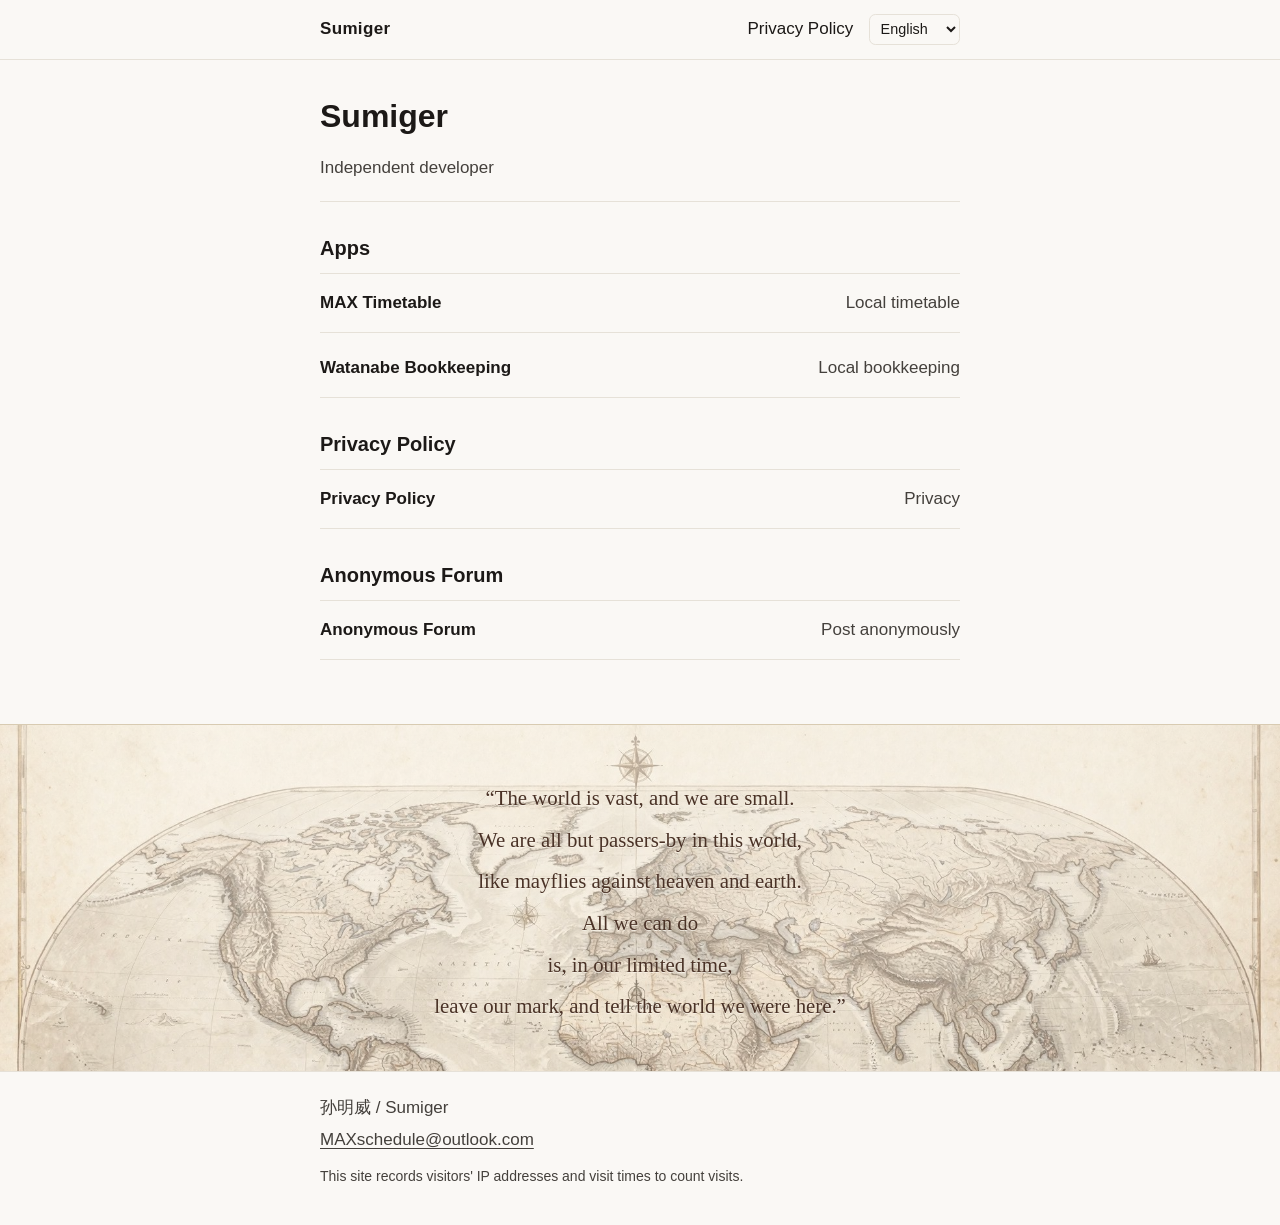
<file: index.html>
<!DOCTYPE html>
<html lang="zh-CN">
<head>
  <meta charset="utf-8">
  <meta name="viewport" content="width=device-width, initial-scale=1">
  <meta name="format-detection" content="telephone=no">
  <title data-i18n="home_metaTitle">Sumiger</title>
  <meta name="description" data-i18n-attr="content:home_metaDesc" content="孙明威（Sumiger）的个人站点，列出独立开发的应用与隐私政策。">
  <link rel="canonical" href="https://sumiger.me/">
  <link rel="stylesheet" href="css/style.css">
</head>
<body>
  <a class="skip" href="#main" data-i18n="common_skip">跳到主要内容</a>
  <header class="site-header">
    <div class="wrap bar">
      <a class="brand" href="./" aria-current="page">Sumiger</a>
      <nav class="site-nav" aria-label="站点" data-i18n-attr="aria-label:common_navLabel">
        <a href="privacy/" data-i18n="common_navPrivacy">隐私政策</a>
        <label class="lang-switch"><span class="visually-hidden" data-i18n="common_langLabel">语言</span><select id="lang-select" data-i18n-attr="aria-label:common_langLabel" aria-label="语言"><option value="zh-CN">简体中文</option><option value="zh-TW">繁體中文</option><option value="yue">廣東話</option><option value="en">English</option><option value="wuu">上海闲话</option><option value="tairu">泰如方言</option><option value="ja">日本語</option><option value="ko">한국어</option></select></label>
      </nav>
    </div>
  </header>
  <main id="main" tabindex="-1">
    <div class="wrap">
      <div class="page-head">
        <h1>Sumiger</h1>
        <p class="lede" data-i18n="home_lede">个人独立开发者</p>
      </div>

      <section aria-labelledby="apps-title">
        <h2 id="apps-title" data-i18n="home_appsTitle">应用</h2>
        <ul class="index-list">
          <li>
            <a href="apps/max-timetable/">
              <span class="item-title" data-i18n="home_appTitle">MAX课程表</span>
              <span class="item-note" data-i18n="home_appNote">本地课程表</span>
            </a>
          </li>
          <li>
            <a href="apps/watanabe-bookkeeping/">
              <span class="item-title" data-i18n="home_watanabeTitle">渡边记账</span>
              <span class="item-note" data-i18n="home_watanabeNote">本地记账</span>
            </a>
          </li>
        </ul>
      </section>

      <section aria-labelledby="privacy-title">
        <h2 id="privacy-title" data-i18n="common_navPrivacy">隐私政策</h2>
        <ul class="index-list">
          <li>
            <a href="privacy/">
              <span class="item-title" data-i18n="common_navPrivacy">隐私政策</span>
              <span class="item-note" lang="en">Privacy</span>
            </a>
          </li>
        </ul>
      </section>

      <section aria-labelledby="forum-title">
        <h2 id="forum-title" data-i18n="home_forumTitle">匿名讨论区</h2>
        <ul class="index-list">
          <li>
            <a href="forum/" id="forum-link">
              <span class="item-title" data-i18n="home_forumTitle">匿名讨论区</span>
              <span class="item-note" id="forum-note" data-i18n="home_forumNote">匿名发帖</span>
            </a>
          </li>
        </ul>
        <p class="gate-note" id="forum-gate-note" hidden></p>
      </section>
    </div>
  </main>
  <section class="world-quote" aria-label="寄语">
    <div class="world-quote-inner">
      <blockquote class="world-quote-text" data-i18n-html="home_worldQuote">“世界很大，我们很小。<br>我们都不过是世界的过客，<br>如同蜉蝣之于天地，<br>我们能做的，<br>就是在有限的时间里，<br>留下我们的痕迹，告诉世界我们来过”</blockquote>
    </div>
  </section>
  <footer class="site-footer">
    <div class="wrap">
      <p>孙明威 / Sumiger</p>
      <p><a href="mailto:MAXschedule@outlook.com">MAXschedule@outlook.com</a></p>
      <p class="visit-note" data-i18n="common_visitNote">本站会记录访客的 IP 地址和访问时间，用于统计访问次数。</p>
    </div>
  </footer>
  <script src="/js/i18n.js" defer></script>
  <script src="/js/geo.js" defer></script>
  <script src="/js/site.js" defer></script>
</body>
</html>
</file>
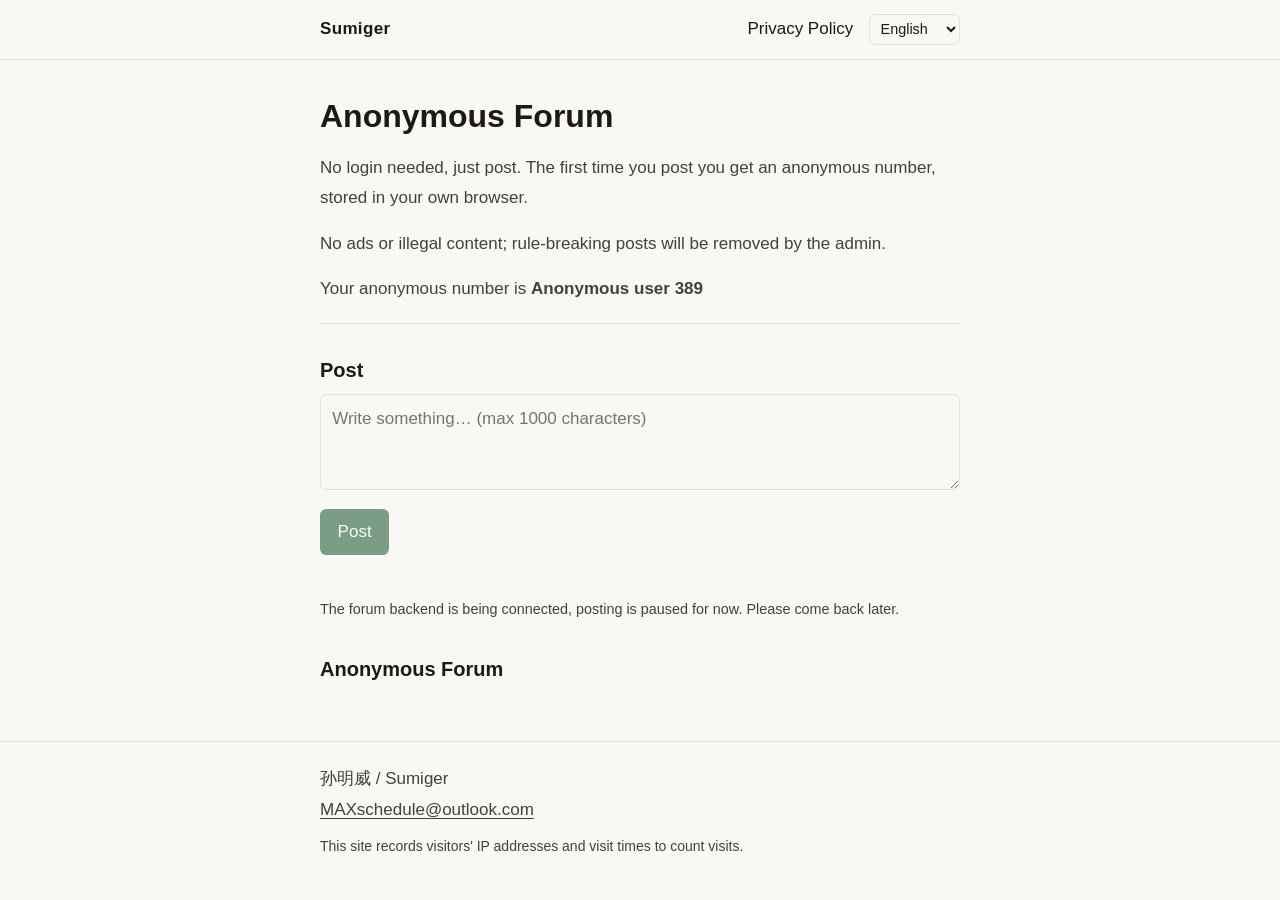
<file: forum/index.html>
<!DOCTYPE html>
<html lang="zh-CN">
<head>
  <meta charset="utf-8">
  <meta name="viewport" content="width=device-width, initial-scale=1">
  <meta name="format-detection" content="telephone=no">
  <title data-i18n="forum_metaTitle">匿名讨论区 — Sumiger</title>
  <meta name="description" data-i18n-attr="content:forum_metaDesc" content="匿名讨论区：不用登录，直接发帖，自动获得一个匿名编号。">
  <link rel="canonical" href="https://sumiger.me/forum/">
  <link rel="stylesheet" href="../css/style.css">
  <style>
    .post-form textarea {
      width: 100%;
      min-height: 6rem;
      font: inherit;
      line-height: 1.6;
      padding: 0.6rem 0.7rem;
      background: var(--bg);
      color: var(--ink);
      border: 1px solid var(--line);
      border-radius: 0.4rem;
      resize: vertical;
    }
    .post-form button {
      font: inherit;
      padding: 0.5rem 1.1rem;
      margin-top: 0.6rem;
      background: var(--link);
      color: #fff;
      border: 0;
      border-radius: 0.4rem;
      cursor: pointer;
    }
    .post-form button:disabled {
      opacity: 0.55;
      cursor: default;
    }
    .post-status {
      min-height: 1.5em;
      font-size: 0.9rem;
      color: var(--muted);
    }
    .post-item p {
      white-space: pre-wrap;
      overflow-wrap: anywhere;
      margin: 0.35rem 0 0;
    }
    .post-meta {
      display: flex;
      flex-wrap: wrap;
      gap: 0.25rem 1rem;
      color: var(--muted);
      font-size: 0.875rem;
    }
    .post-del {
      padding: 0;
      background: none;
      border: 0;
      color: var(--muted);
      font: inherit;
      font-size: 0.875rem;
      text-decoration: underline;
      text-underline-offset: 0.15em;
      cursor: pointer;
    }
  </style>
</head>
<body>
  <a class="skip" href="#main" data-i18n="common_skip">跳到主要内容</a>
  <header class="site-header">
    <div class="wrap bar">
      <a class="brand" href="../">Sumiger</a>
      <nav class="site-nav" aria-label="站点" data-i18n-attr="aria-label:common_navLabel">
        <a href="../privacy/" data-i18n="common_navPrivacy">隐私政策</a>
        <label class="lang-switch"><span class="visually-hidden" data-i18n="common_langLabel">语言</span><select id="lang-select" data-i18n-attr="aria-label:common_langLabel" aria-label="语言"><option value="zh-CN">简体中文</option><option value="zh-TW">繁體中文</option><option value="yue">廣東話</option><option value="en">English</option><option value="wuu">上海闲话</option><option value="tairu">泰如方言</option><option value="ja">日本語</option><option value="ko">한국어</option></select></label>
      </nav>
    </div>
  </header>
  <main id="main" tabindex="-1">
    <article class="wrap">
      <header class="page-head">
        <h1 data-i18n="forum_h1">匿名讨论区</h1>
        <p class="lede" data-i18n="forum_lede">不用登录，直接发帖。第一次发帖时会自动给你一个匿名编号，存在你自己的浏览器里。</p>
        <p class="lede" data-i18n="forum_rules">请勿发布广告、违法内容；违规帖子会被管理员删除。</p>
        <p class="lede"><span data-i18n="forum_yourId">你的匿名编号是</span> <strong id="anon-name"></strong></p>
      </header>

      <section aria-labelledby="gate-title" id="gate-blocked" hidden>
        <h2 id="gate-title" data-i18n="forum_blocked">地区不适配</h2>
        <p><a href="../" data-i18n="forum_backHome">返回首页</a></p>
      </section>

      <div id="forum-content">
      <section aria-labelledby="post-title">
        <h2 id="post-title" data-i18n="forum_postBtn">发帖</h2>
        <form class="post-form" id="post-form">
          <label class="visually-hidden" for="post-text" data-i18n="forum_postBtn">发帖</label>
          <textarea id="post-text" maxlength="1000" data-i18n-attr="placeholder:forum_placeholder" placeholder="写点什么…（最多 1000 字）"></textarea>
          <button type="submit" id="post-btn" data-i18n="forum_postBtn">发帖</button>
        </form>
        <p class="post-status" id="post-status" aria-live="polite"></p>
        <p class="post-status" id="offline-note" data-i18n="forum_offline" hidden>讨论区后端正在接通中，暂时发不了帖子，稍后再来。</p>
      </section>

      <section aria-labelledby="list-title">
        <h2 id="list-title" data-i18n="forum_h1">匿名讨论区</h2>
        <p class="post-status" id="list-status" data-i18n="forum_loading">加载中…</p>
        <ul class="blocks" id="post-list"></ul>
        <p id="empty-note" data-i18n="forum_empty" hidden>还没有帖子，来发第一条吧。</p>
      </section>
      </div>
    </article>
  </main>
  <footer class="site-footer">
    <div class="wrap">
      <p>孙明威 / Sumiger</p>
      <p><a href="mailto:MAXschedule@outlook.com">MAXschedule@outlook.com</a></p>
      <p class="visit-note" data-i18n="common_visitNote">本站会记录访客的 IP 地址和访问时间，用于统计访问次数。</p>
    </div>
  </footer>
  <script src="/js/i18n.js" defer></script>
  <script src="/js/geo.js" defer></script>
  <script src="forum.js" defer></script>
</body>
</html>
</file>
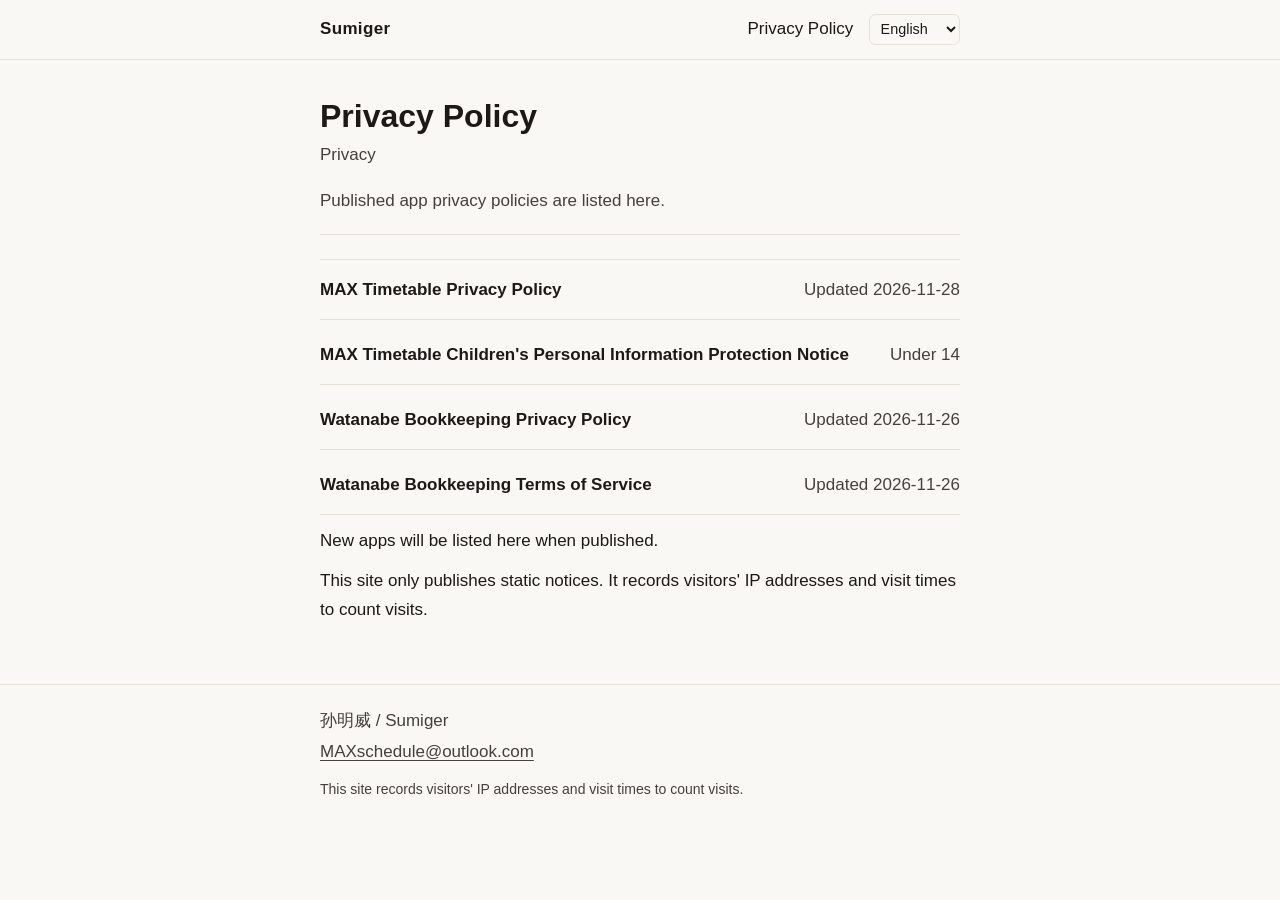
<file: privacy/index.html>
<!DOCTYPE html>
<html lang="zh-CN">
<head>
  <meta charset="utf-8">
  <meta name="viewport" content="width=device-width, initial-scale=1">
  <meta name="format-detection" content="telephone=no">
  <title data-i18n="priv_metaTitle">隐私政策 — Sumiger</title>
  <meta name="description" data-i18n-attr="content:priv_metaDesc" content="已发布的应用隐私政策。本站会记录访客的 IP 地址和访问时间，用于统计访问次数。">
  <link rel="canonical" href="https://sumiger.me/privacy/">
  <link rel="stylesheet" href="../css/style.css">
</head>
<body>
  <a class="skip" href="#main" data-i18n="common_skip">跳到主要内容</a>
  <header class="site-header">
    <div class="wrap bar">
      <a class="brand" href="../">Sumiger</a>
      <nav class="site-nav" aria-label="站点" data-i18n-attr="aria-label:common_navLabel">
        <a href="./" aria-current="page" data-i18n="common_navPrivacy">隐私政策</a>
        <label class="lang-switch"><span class="visually-hidden" data-i18n="common_langLabel">语言</span><select id="lang-select" data-i18n-attr="aria-label:common_langLabel" aria-label="语言"><option value="zh-CN">简体中文</option><option value="zh-TW">繁體中文</option><option value="yue">廣東話</option><option value="en">English</option><option value="wuu">上海闲话</option><option value="tairu">泰如方言</option><option value="ja">日本語</option><option value="ko">한국어</option></select></label>
      </nav>
    </div>
  </header>
  <main id="main" tabindex="-1">
    <div class="wrap">
      <div class="page-head">
        <h1 data-i18n="common_navPrivacy">隐私政策</h1>
        <p class="en" lang="en">Privacy</p>
        <p class="lede" data-i18n="priv_lede">这里列出已经发布的应用隐私政策。</p>
      </div>

      <ul class="index-list">
        <li>
          <a href="max-timetable/">
            <span class="item-title" data-i18n="priv_appTitle">MAX课程表隐私政策</span>
            <span class="item-note" data-i18n="priv_appNote">更新日期 2026-11-28</span>
          </a>
        </li>
        <li>
          <a href="max-timetable/children/">
            <span class="item-title" data-i18n="priv_childTitle">MAX课程表儿童个人信息保护说明</span>
            <span class="item-note" data-i18n="app_childNote">未满 14 周岁</span>
          </a>
        </li>
        <li>
          <a href="watanabe-bookkeeping/">
            <span class="item-title" data-i18n="priv_wataTitle">渡边记账隐私政策</span>
            <span class="item-note" data-i18n="priv_wataNote">更新日期 2026-11-26</span>
          </a>
        </li>
        <li>
          <a href="watanabe-bookkeeping/terms/">
            <span class="item-title" data-i18n="priv_wataTermsTitle">渡边记账用户协议</span>
            <span class="item-note" data-i18n="priv_wataTermsNote">更新日期 2026-11-26</span>
          </a>
        </li>
      </ul>
      <p data-i18n="priv_more">以后如有新的应用，会继续列在这里。</p>
      <p data-i18n="priv_siteNote">本网站只发布静态说明。本站会记录访客的 IP 地址和访问时间，用于统计访问次数。</p>
    </div>
  </main>
  <footer class="site-footer">
    <div class="wrap">
      <p>孙明威 / Sumiger</p>
      <p><a href="mailto:MAXschedule@outlook.com">MAXschedule@outlook.com</a></p>
      <p class="visit-note" data-i18n="common_visitNote">本站会记录访客的 IP 地址和访问时间，用于统计访问次数。</p>
    </div>
  </footer>
  <script src="/js/i18n.js" defer></script>
  <script src="/js/site.js" defer></script>
</body>
</html>
</file>
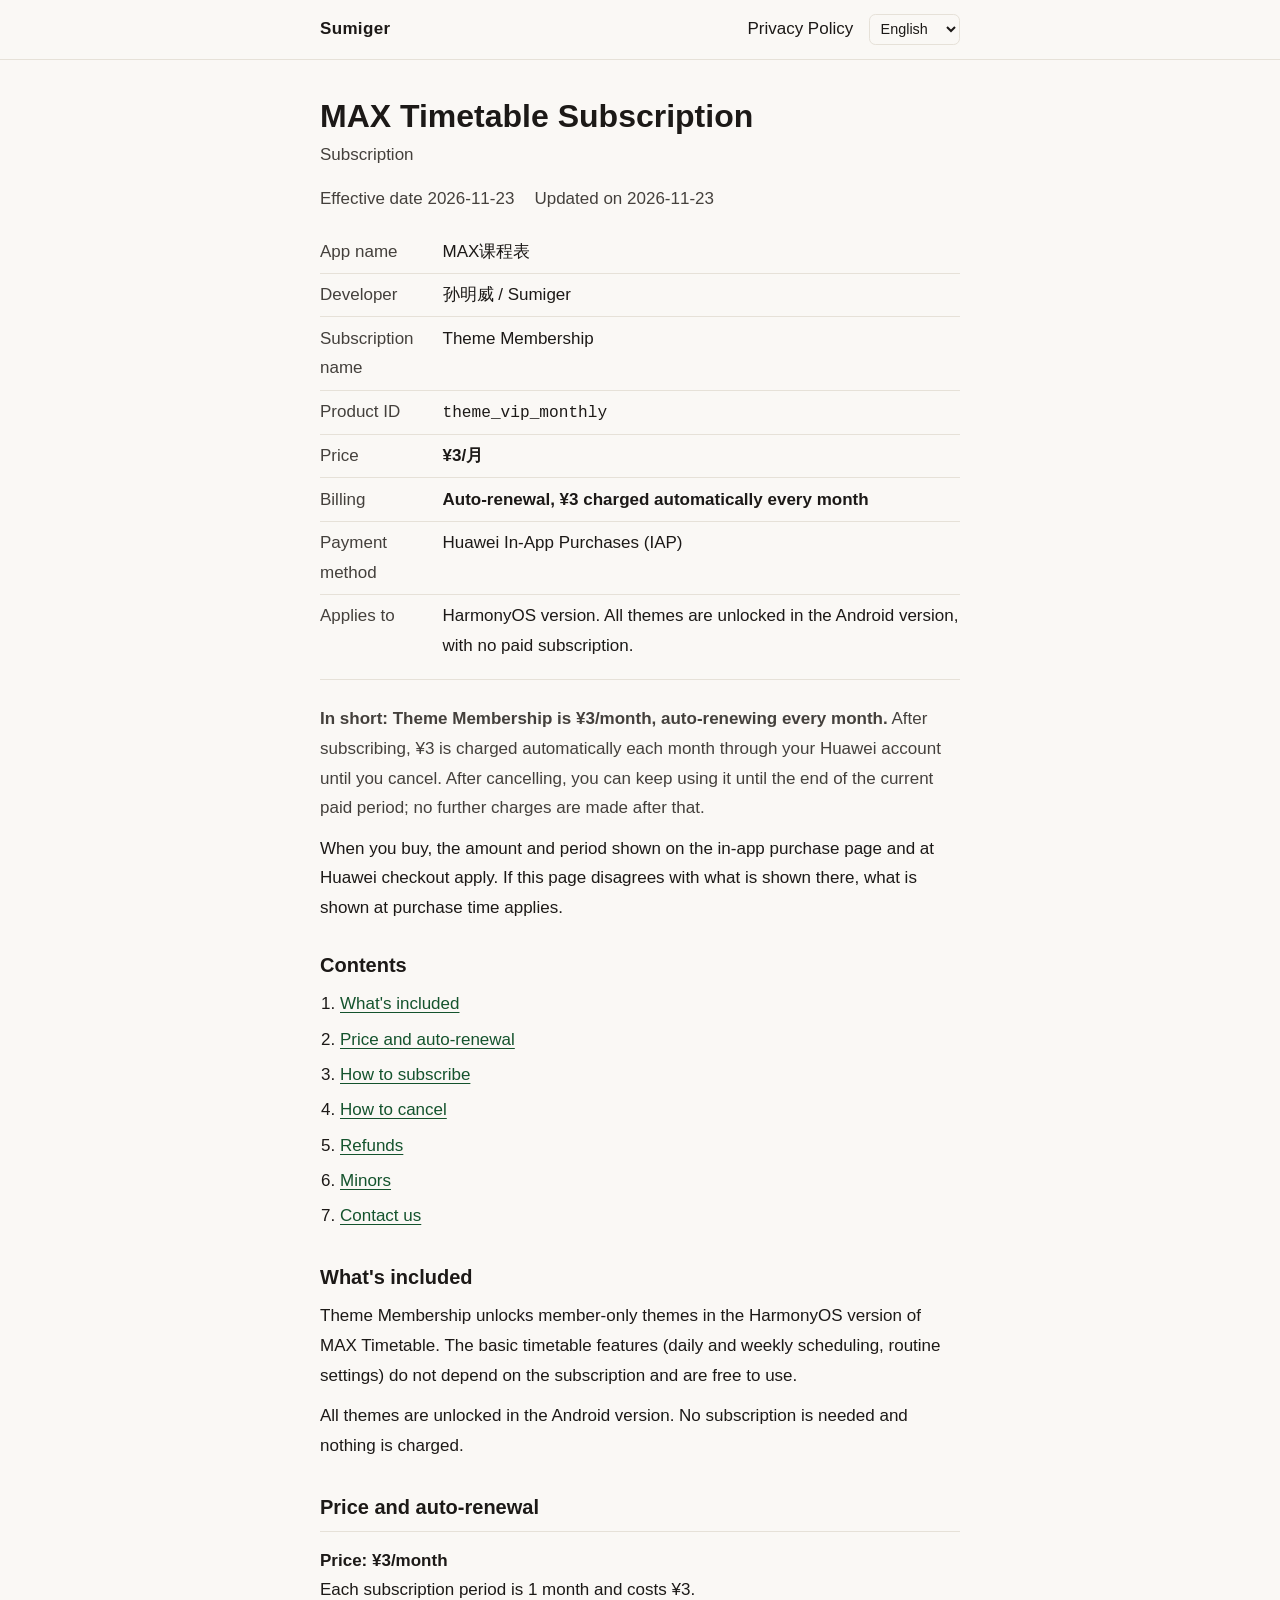
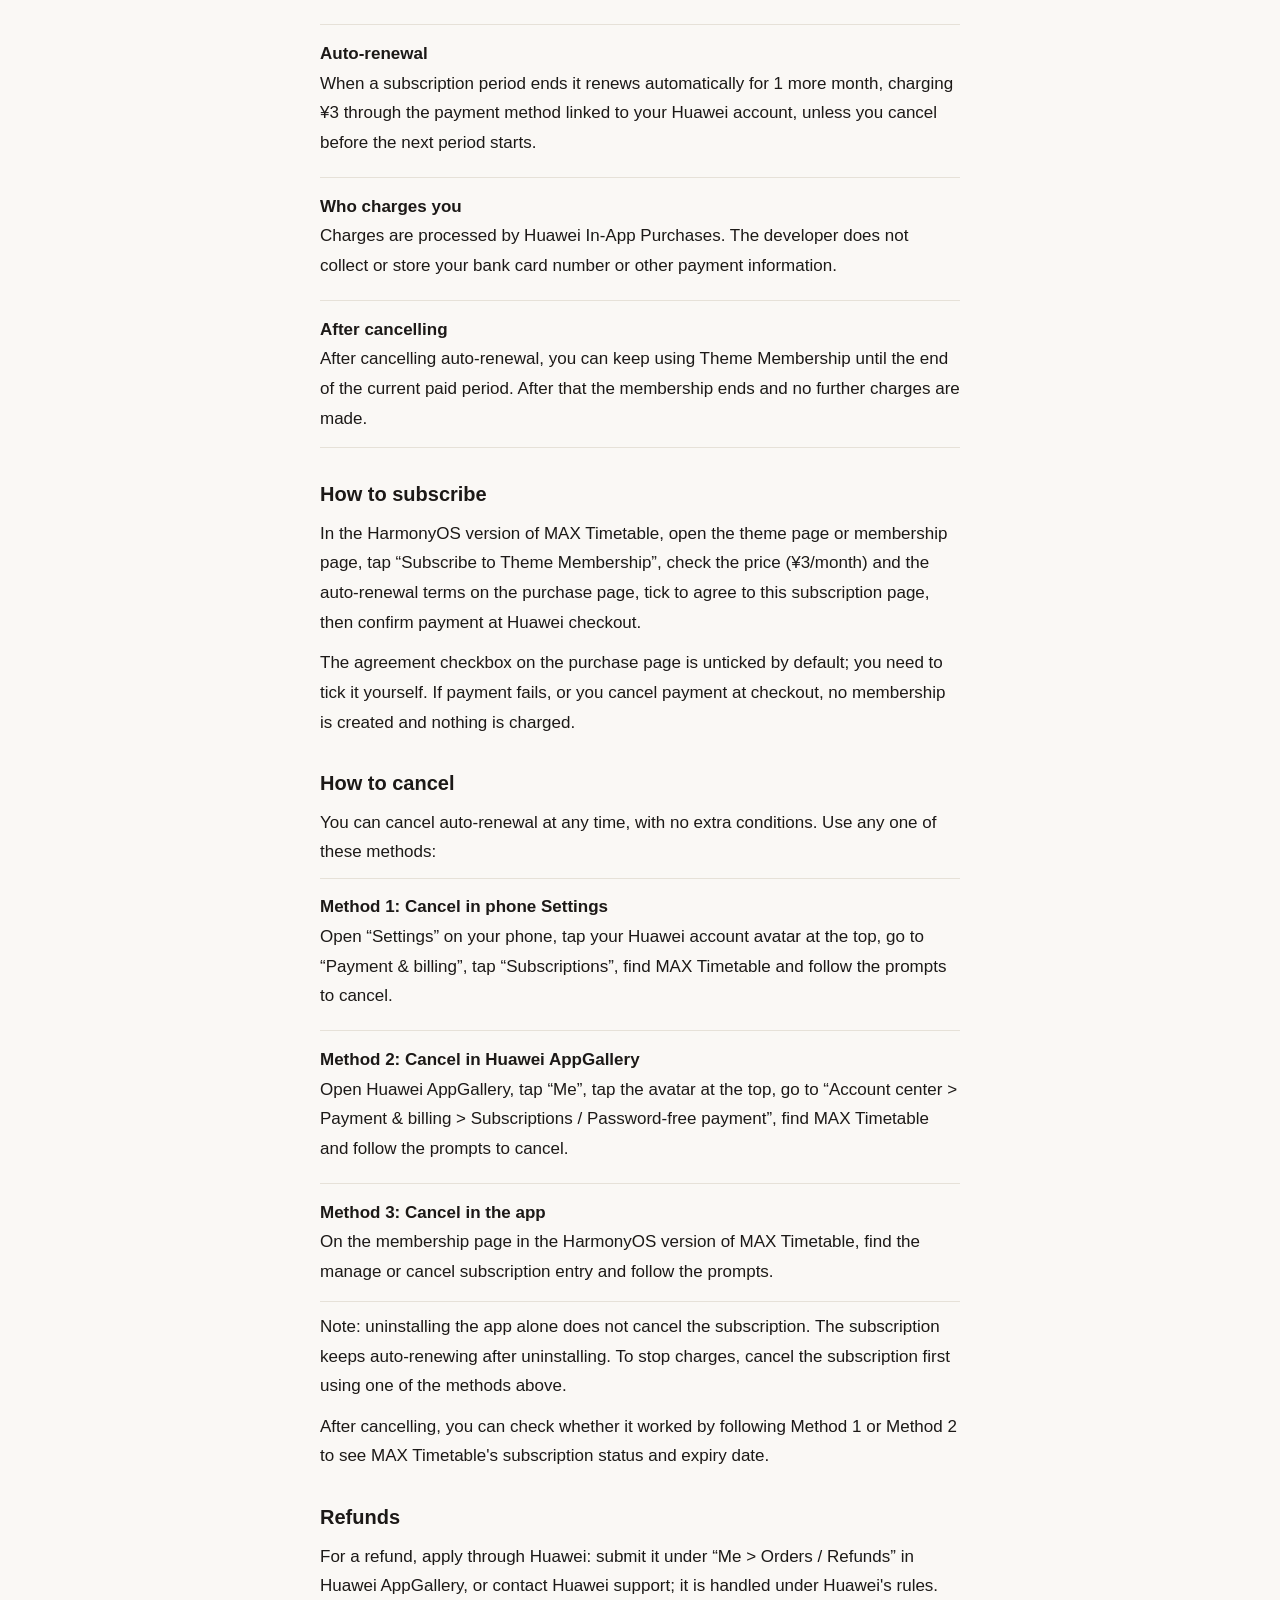
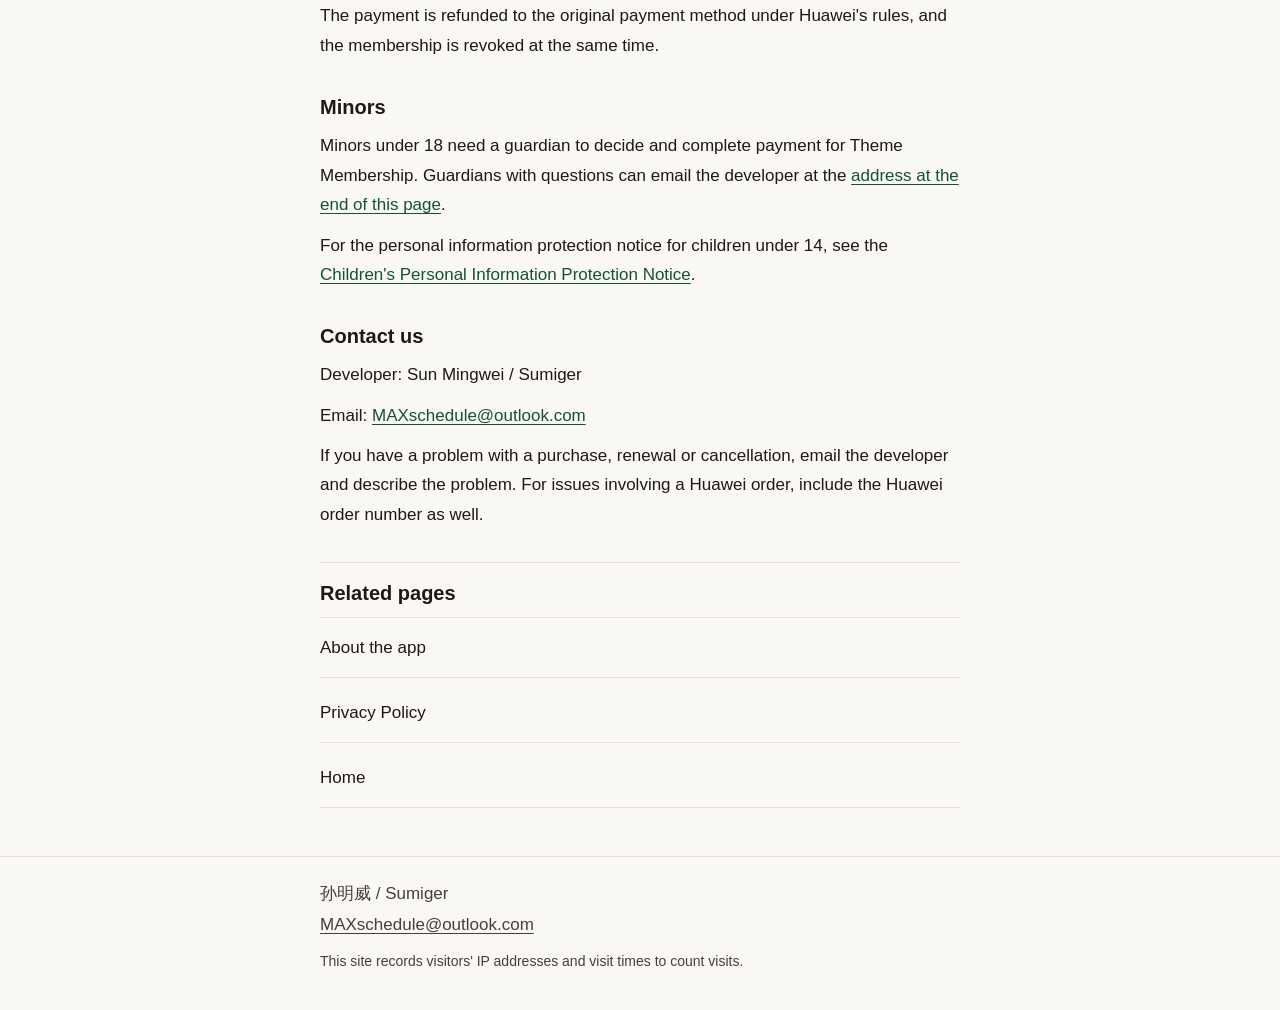
<file: subscription/index.html>
<!DOCTYPE html>
<html lang="zh-CN">
<head>
  <meta charset="utf-8">
  <meta name="viewport" content="width=device-width, initial-scale=1">
  <meta name="format-detection" content="telephone=no">
  <title data-i18n="sub_metaTitle">MAX课程表订阅说明 — Sumiger</title>
  <meta name="description" data-i18n-attr="content:sub_metaDesc" content="MAX课程表主题会员订阅说明：¥3/月自动续期，仅鸿蒙版通过华为应用内支付开通，可随时取消。">
  <link rel="canonical" href="https://sumiger.me/subscription/">
  <link rel="stylesheet" href="../css/style.css">
</head>
<body>
  <a class="skip" href="#main" data-i18n="common_skip">跳到主要内容</a>
  <header class="site-header">
    <div class="wrap bar">
      <a class="brand" href="../">Sumiger</a>
      <nav class="site-nav" aria-label="站点" data-i18n-attr="aria-label:common_navLabel">
        <a href="../privacy/" data-i18n="common_navPrivacy">隐私政策</a>
        <label class="lang-switch"><span class="visually-hidden" data-i18n="common_langLabel">语言</span><select id="lang-select" data-i18n-attr="aria-label:common_langLabel" aria-label="语言"><option value="zh-CN">简体中文</option><option value="zh-TW">繁體中文</option><option value="yue">廣東話</option><option value="en">English</option><option value="wuu">上海闲话</option><option value="tairu">泰如方言</option><option value="ja">日本語</option><option value="ko">한국어</option></select></label>
      </nav>
    </div>
  </header>
  <main id="main" tabindex="-1">
    <article class="wrap">
      <header class="page-head">
        <h1 data-i18n="sub_h1">MAX课程表订阅说明</h1>
        <p class="en" lang="en">Subscription</p>
        <p class="dates">
          <span><span data-i18n="sub_effDate">生效日期</span> <time datetime="2026-11-23">2026-11-23</time></span>
          <span><span data-i18n="sub_updDate">更新日期</span> <time datetime="2026-11-23">2026-11-23</time></span>
        </p>
        <dl class="identity">
          <div>
            <dt data-i18n="sub_appName">应用名称</dt>
            <dd>MAX课程表</dd>
          </div>
          <div>
            <dt data-i18n="sub_developer">开发者</dt>
            <dd>孙明威 / Sumiger</dd>
          </div>
          <div>
            <dt data-i18n="sub_subName">订阅名称</dt>
            <dd data-i18n="sub_subNameVal">主题会员</dd>
          </div>
          <div>
            <dt data-i18n="sub_prodId">商品编号</dt>
            <dd><code translate="no">theme_vip_monthly</code></dd>
          </div>
          <div>
            <dt data-i18n="sub_price">价格</dt>
            <dd><strong>¥3/月</strong></dd>
          </div>
          <div>
            <dt data-i18n="sub_renew">续费方式</dt>
            <dd><strong data-i18n="sub_renewVal">自动续期，每月自动扣费 ¥3</strong></dd>
          </div>
          <div>
            <dt data-i18n="sub_pay">支付方式</dt>
            <dd data-i18n="sub_payVal">华为应用内支付（Huawei In-App Purchases，IAP）</dd>
          </div>
          <div>
            <dt data-i18n="sub_applies">适用版本</dt>
            <dd data-i18n="sub_appliesVal">鸿蒙版。安卓版主题已全部解锁，不涉及付费订阅。</dd>
          </div>
        </dl>
      </header>

      <p class="lede" data-i18n-html="sub_lede"><strong>一句话说明：主题会员 ¥3/月，每月自动续期。</strong>开通后每月通过您的华为账号自动扣费 ¥3，直到您取消为止。取消后当前已付费的周期结束前仍可正常使用，到期后不再扣费。</p>
      <p data-i18n="sub_priceNote">购买时请以应用内购买页与华为收银台显示的金额和周期为准。本页说明与应用内购买页、华为收银台显示不一致的，以购买时显示的为准。</p>

      <nav class="toc" aria-label="本页目录" data-i18n-attr="aria-label:sub_tocTitle">
        <h2 data-i18n="sub_tocTitle">目录</h2>
        <ol>
          <li><a href="#what" data-i18n="sub_tocWhat">订阅内容</a></li>
          <li><a href="#price" data-i18n="sub_tocPrice">价格与自动续期</a></li>
          <li><a href="#how-to-buy" data-i18n="sub_tocBuy">如何开通</a></li>
          <li><a href="#how-to-cancel" data-i18n="sub_tocCancel">如何取消</a></li>
          <li><a href="#refund" data-i18n="sub_tocRefund">退款</a></li>
          <li><a href="#minors" data-i18n="sub_tocMinors">未成年人</a></li>
          <li><a href="#contact" data-i18n="sub_tocContact">联系我们</a></li>
        </ol>
      </nav>

      <section id="what">
        <h2 data-i18n="sub_tocWhat">订阅内容</h2>
        <p data-i18n="sub_whatP1">主题会员用于开通 MAX课程表鸿蒙版的主题会员权益，开通后可使用主题会员专属主题。课程表的基本功能（每日与每周排课、作息设置）不依赖订阅，免费可用。</p>
        <p data-i18n="sub_whatP2">安卓版主题已全部解锁，不需要开通订阅，也不涉及付费。</p>
      </section>

      <section id="price">
        <h2 data-i18n="sub_tocPrice">价格与自动续期</h2>
        <ul class="blocks">
          <li>
            <strong data-i18n="sub_pb1t">价格：¥3/月</strong>
            <span data-i18n="sub_pb1s">每个订阅周期为 1 个月，费用为 ¥3。</span>
          </li>
          <li>
            <strong data-i18n="sub_pb2t">自动续期</strong>
            <span data-i18n="sub_pb2s">订阅到期后会自动续期 1 个月，并通过您的华为账号绑定的支付方式自动扣费 ¥3，除非您在下个周期开始前取消。</span>
          </li>
          <li>
            <strong data-i18n="sub_pb3t">扣费方</strong>
            <span data-i18n="sub_pb3s">扣费由华为应用内支付处理。开发者不收集、不存储您的银行卡号等支付信息。</span>
          </li>
          <li>
            <strong data-i18n="sub_pb4t">取消后</strong>
            <span data-i18n="sub_pb4s">取消自动续期后，已付费的当前周期结束前仍可正常使用主题会员权益，到期后权益停止，不再扣费。</span>
          </li>
        </ul>
      </section>

      <section id="how-to-buy">
        <h2 data-i18n="sub_tocBuy">如何开通</h2>
        <p data-i18n="sub_buyP1">在鸿蒙版 MAX课程表中，打开主题页或会员页，点击“开通主题会员”，在购买页确认价格（¥3/月）与自动续期说明，勾选同意本订阅说明后，在华为收银台确认付款即可开通。</p>
        <p data-i18n="sub_buyP2">购买页的同意选项默认不勾选，需要您自己勾选。如果支付失败或您在收银台取消支付，不会开通会员，也不会扣费。</p>
      </section>

      <section id="how-to-cancel">
        <h2 data-i18n="sub_tocCancel">如何取消</h2>
        <p data-i18n="sub_cancelP1">随时可以取消自动续期，取消不设额外条件。任选以下一种方式：</p>
        <ul class="blocks">
          <li>
            <strong data-i18n="sub_cb1t">方式 1：手机设置中取消</strong>
            <span data-i18n="sub_cb1s">打开手机“设置”，点击顶部的华为账号头像，进入“付款与账单”，点击“订阅”，找到 MAX课程表，按提示取消订阅。</span>
          </li>
          <li>
            <strong data-i18n="sub_cb2t">方式 2：华为应用市场中取消</strong>
            <span data-i18n="sub_cb2s">打开华为应用市场，点击“我的”，点击顶部的头像，进入“账户中心 &gt; 付款与账单 &gt; 订阅/免密支付”，找到 MAX课程表，按提示取消订阅。</span>
          </li>
          <li>
            <strong data-i18n="sub_cb3t">方式 3：应用内取消</strong>
            <span data-i18n="sub_cb3s">在 MAX课程表鸿蒙版的会员页，找到管理订阅或取消订阅入口，按提示操作。</span>
          </li>
        </ul>
        <p data-i18n="sub_cancelNote1">请注意：只卸载应用不会取消订阅。卸载后订阅仍会继续自动续期，如需停止扣费，请按上面的方式先取消订阅。</p>
        <p data-i18n="sub_cancelNote2">取消后如需确认是否已取消成功，可按方式 1 或方式 2 的路径，查看 MAX课程表的订阅状态与到期日。</p>
      </section>

      <section id="refund">
        <h2 data-i18n="sub_tocRefund">退款</h2>
        <p data-i18n="sub_refundP">退款请通过华为申请：在华为应用市场“我的 &gt; 订单/退款”中提交，或联系华为客服，按华为的规则处理。款项按华为的规则原路退回，对应的会员权益同时撤销。</p>
      </section>

      <section id="minors">
        <h2 data-i18n="sub_tocMinors">未成年人</h2>
        <p data-i18n-html="sub_minorsP1">未满 18 周岁的未成年人开通主题会员，须由监护人决定并完成支付。监护人如有疑问，请发邮件到<a href="#contact">文末邮箱</a>联系开发者。</p>
        <p data-i18n-html="sub_minorsP2">未满 14 周岁儿童的个人信息保护说明，见<a href="../privacy/max-timetable/children/">儿童个人信息保护说明</a>。</p>
      </section>

      <section id="contact">
        <h2 data-i18n="sub_tocContact">联系我们</h2>
        <address>
          <p data-i18n="common_contactDev">开发者：孙明威 / Sumiger</p>
          <p data-i18n-html="common_contactEmail">邮箱：<a href="mailto:MAXschedule@outlook.com">MAXschedule@outlook.com</a></p>
        </address>
        <p data-i18n="sub_contactP">购买、续费或取消遇到问题，请发邮件联系开发者，邮件中请说明遇到的问题；涉及华为订单的问题，请同时提供华为订单号。</p>
      </section>

      <nav class="related" aria-label="相关页面" data-i18n-attr="aria-label:sub_relTitle">
        <h2 data-i18n="sub_relTitle">相关页面</h2>
        <ul class="index-list">
          <li><a href="../apps/max-timetable/" data-i18n="sub_relApp">应用介绍</a></li>
          <li><a href="../privacy/max-timetable/" data-i18n="common_navPrivacy">隐私政策</a></li>
          <li><a href="../" data-i18n="sub_relHome">首页</a></li>
        </ul>
      </nav>
    </article>
  </main>
  <footer class="site-footer">
    <div class="wrap">
      <p>孙明威 / Sumiger</p>
      <p><a href="mailto:MAXschedule@outlook.com">MAXschedule@outlook.com</a></p>
      <p class="visit-note" data-i18n="common_visitNote">本站会记录访客的 IP 地址和访问时间，用于统计访问次数。</p>
    </div>
  </footer>
  <script src="/js/i18n.js" defer></script>
  <script src="/js/site.js" defer></script>
</body>
</html>
</file>
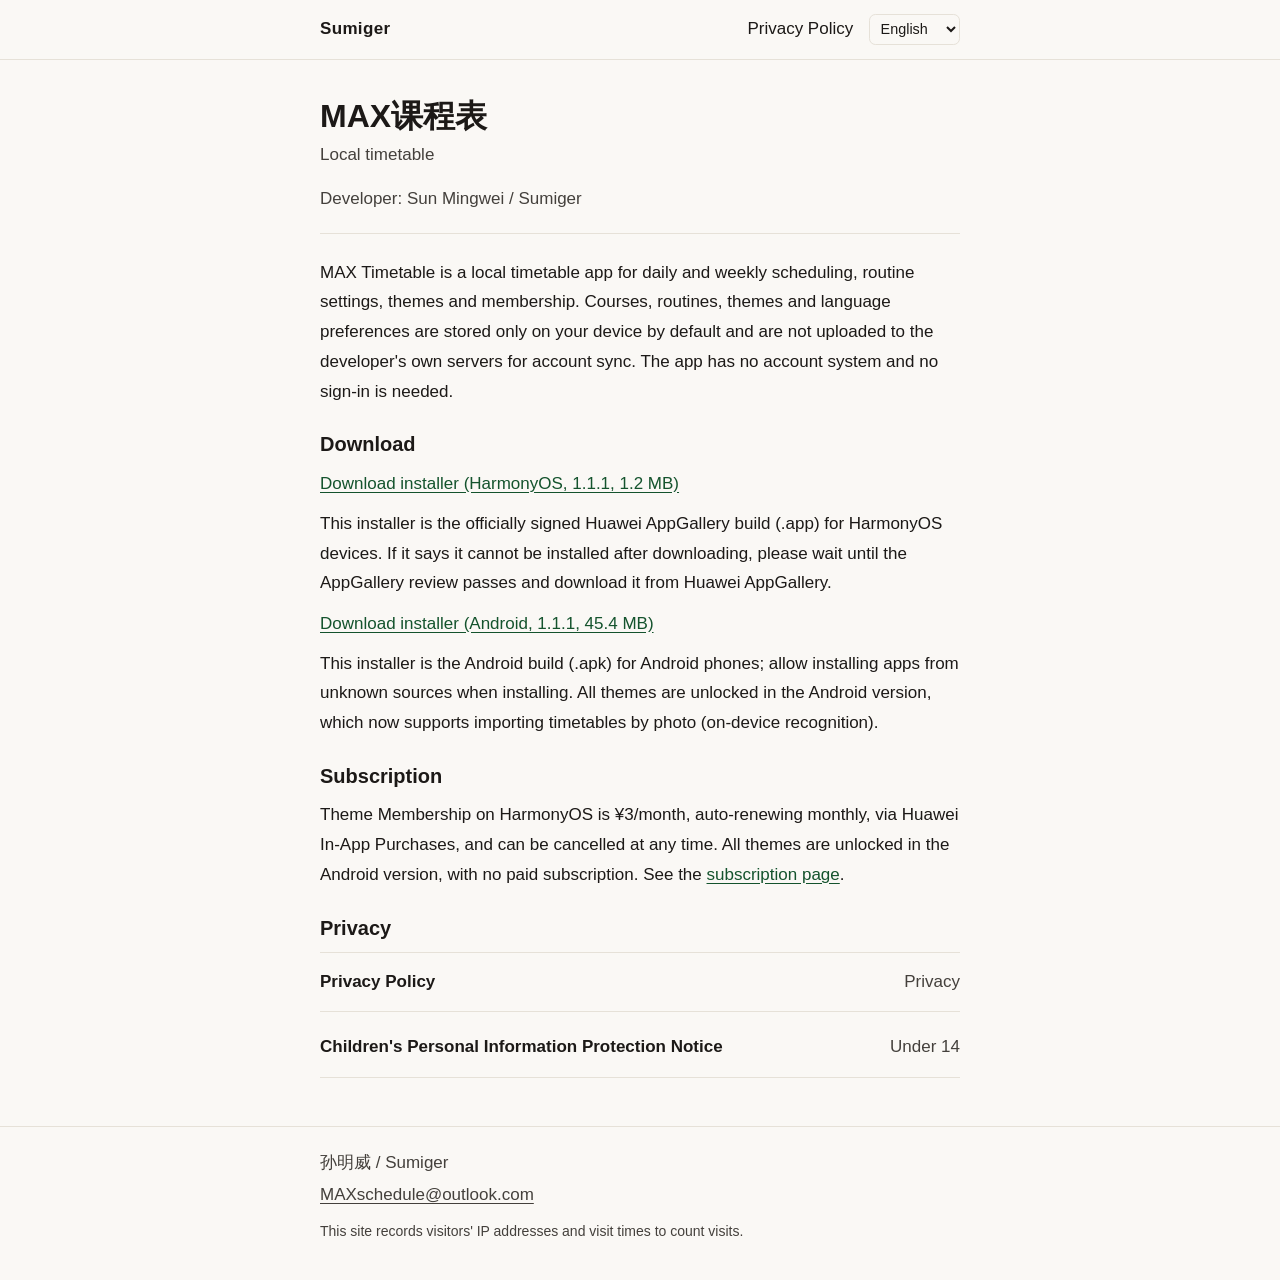
<file: apps/max-timetable/index.html>
<!DOCTYPE html>
<html lang="zh-CN">
<head>
  <meta charset="utf-8">
  <meta name="viewport" content="width=device-width, initial-scale=1">
  <meta name="format-detection" content="telephone=no">
  <title data-i18n="app_metaTitle">MAX课程表 — Sumiger</title>
  <meta name="description" data-i18n-attr="content:app_metaDesc" content="MAX课程表是一款本地课程表工具，用于每日与每周排课、作息设置，以及主题和会员。">
  <link rel="canonical" href="https://sumiger.me/apps/max-timetable/">
  <link rel="stylesheet" href="../../css/style.css">
</head>
<body>
  <a class="skip" href="#main" data-i18n="common_skip">跳到主要内容</a>
  <header class="site-header">
    <div class="wrap bar">
      <a class="brand" href="../../">Sumiger</a>
      <nav class="site-nav" aria-label="站点" data-i18n-attr="aria-label:common_navLabel">
        <a href="../../privacy/" data-i18n="common_navPrivacy">隐私政策</a>
        <label class="lang-switch"><span class="visually-hidden" data-i18n="common_langLabel">语言</span><select id="lang-select" data-i18n-attr="aria-label:common_langLabel" aria-label="语言"><option value="zh-CN">简体中文</option><option value="zh-TW">繁體中文</option><option value="yue">廣東話</option><option value="en">English</option><option value="wuu">上海闲话</option><option value="tairu">泰如方言</option><option value="ja">日本語</option><option value="ko">한국어</option></select></label>
      </nav>
    </div>
  </header>
  <main id="main" tabindex="-1">
    <article class="wrap">
      <header class="page-head">
        <h1>MAX课程表</h1>
        <p class="en" lang="en">Local timetable</p>
        <p class="dates">
          <span data-i18n="app_devLine">开发者 孙明威 / Sumiger</span>
        </p>
      </header>
      <p data-i18n="app_intro">MAX课程表是一款本地课程表工具，用于每日与每周排课、作息设置，以及主题和会员。课程、作息、主题和语言偏好默认只保存在您的设备上，不会上传到开发者自有服务器做账号同步。应用没有账号，也不需要登录。</p>
      <h2 data-i18n="app_dlTitle">下载</h2>
      <p><a href="MAX-timetable-1.1.1.app" download data-i18n="app_dlHM">下载安装包（鸿蒙，1.1.1，1.2 MB）</a></p>
      <p data-i18n="app_dlHMNote">此安装包为华为应用市场正式签名版（.app），适用于鸿蒙设备。如下载后提示无法安装，请等待应用市场审核通过后从华为应用市场下载。</p>
      <p><a href="https://github.com/foolish-fish777/foolish-fish777.github.io/releases/download/v1.1.1/MAX-timetable-1.1.1.apk" download data-i18n="app_dlAn">下载安装包（安卓，1.1.1，45.4 MB）</a></p>
      <p data-i18n="app_dlAnNote">此安装包为安卓版（.apk），适用于安卓手机，安装时需允许安装未知来源应用。安卓版主题已全部解锁，现支持拍照导入课表（本地识别）。</p>
      <h2 data-i18n="app_subTitle">订阅</h2>
      <p data-i18n-html="app_subText">鸿蒙版主题会员 ¥3/月，每月自动续期，通过华为应用内支付开通，可随时取消。安卓版主题已全部解锁，不涉及付费订阅。详见<a href="../../subscription/">订阅说明</a>。</p>
      <h2 data-i18n="app_privTitle">隐私</h2>
      <ul class="index-list">
        <li>
          <a href="../../privacy/max-timetable/">
            <span class="item-title" data-i18n="common_navPrivacy">隐私政策</span>
            <span class="item-note" lang="en">Privacy</span>
          </a>
        </li>
        <li>
          <a href="../../privacy/max-timetable/children/">
            <span class="item-title" data-i18n="app_childTitle">儿童个人信息保护说明</span>
            <span class="item-note" data-i18n="app_childNote">未满 14 周岁</span>
          </a>
        </li>
      </ul>
    </article>
  </main>
  <footer class="site-footer">
    <div class="wrap">
      <p>孙明威 / Sumiger</p>
      <p><a href="mailto:MAXschedule@outlook.com">MAXschedule@outlook.com</a></p>
      <p class="visit-note" data-i18n="common_visitNote">本站会记录访客的 IP 地址和访问时间，用于统计访问次数。</p>
    </div>
  </footer>
  <script src="/js/i18n.js" defer></script>
  <script src="/js/site.js" defer></script>
</body>
</html>
</file>
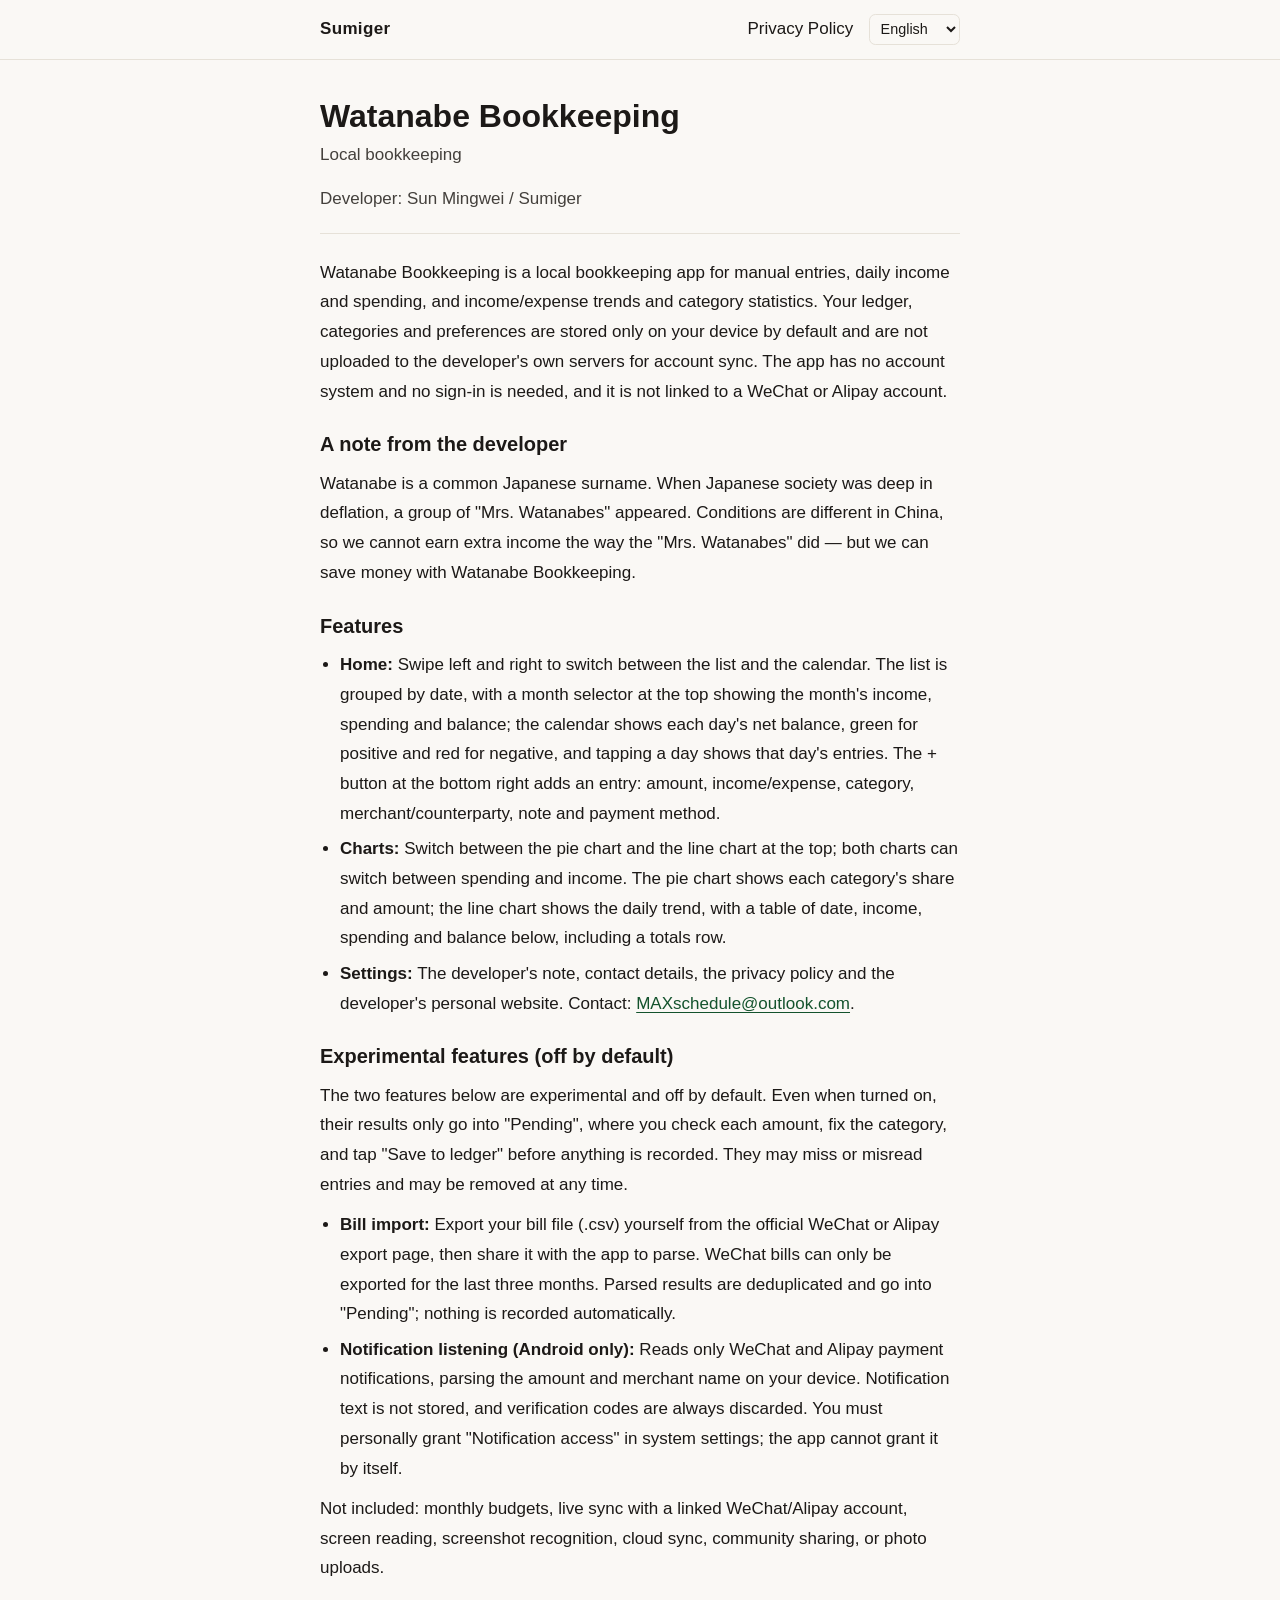
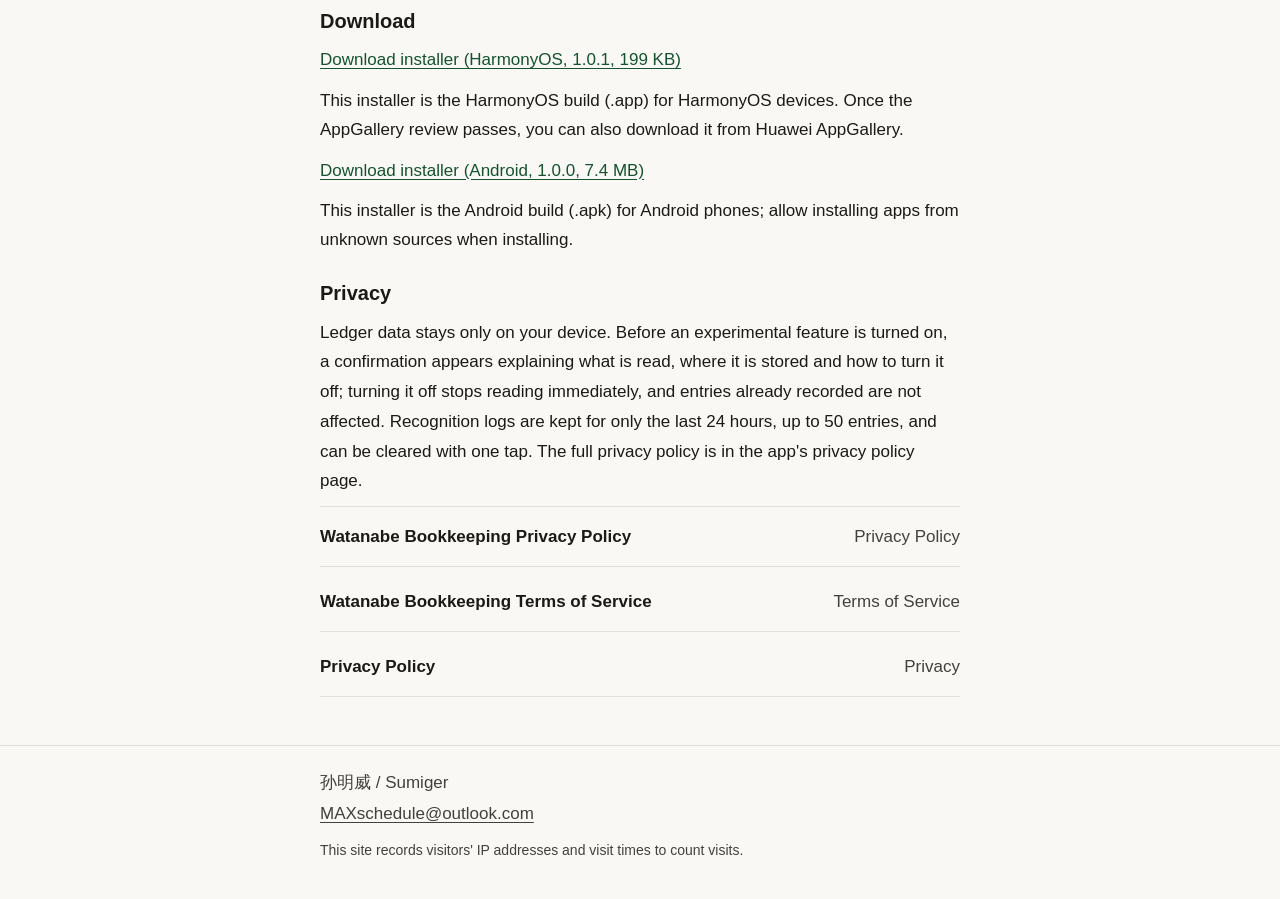
<file: apps/watanabe-bookkeeping/index.html>
<!DOCTYPE html>
<html lang="zh-CN">
<head>
  <meta charset="utf-8">
  <meta name="viewport" content="width=device-width, initial-scale=1">
  <meta name="format-detection" content="telephone=no">
  <title data-i18n="wata_metaTitle">渡边记账 — Sumiger</title>
  <meta name="description" data-i18n-attr="content:wata_metaDesc" content="渡边记账是一款本地记账工具，用于手动记账、按日查看收支，以及收支趋势与分类统计。数据默认只保存在您的设备上，不绑定微信、支付宝账号。">
  <link rel="canonical" href="https://sumiger.me/apps/watanabe-bookkeeping/">
  <link rel="stylesheet" href="../../css/style.css">
</head>
<body>
  <a class="skip" href="#main" data-i18n="common_skip">跳到主要内容</a>
  <header class="site-header">
    <div class="wrap bar">
      <a class="brand" href="../../">Sumiger</a>
      <nav class="site-nav" aria-label="站点" data-i18n-attr="aria-label:common_navLabel">
        <a href="../../privacy/" data-i18n="common_navPrivacy">隐私政策</a>
        <label class="lang-switch"><span class="visually-hidden" data-i18n="common_langLabel">语言</span><select id="lang-select" data-i18n-attr="aria-label:common_langLabel" aria-label="语言"><option value="zh-CN">简体中文</option><option value="zh-TW">繁體中文</option><option value="yue">廣東話</option><option value="en">English</option><option value="wuu">上海闲话</option><option value="tairu">泰如方言</option><option value="ja">日本語</option><option value="ko">한국어</option></select></label>
      </nav>
    </div>
  </header>
  <main id="main" tabindex="-1">
    <article class="wrap">
      <header class="page-head">
        <h1 data-i18n="wata_h1">渡边记账</h1>
        <p class="en" lang="en">Local bookkeeping</p>
        <p class="dates">
          <span data-i18n="app_devLine">开发者 孙明威 / Sumiger</span>
        </p>
      </header>
      <p data-i18n="wata_intro">渡边记账是一款本地记账工具，用于手动记账、按日查看收支，以及收支趋势与分类统计。账本、分类和偏好默认只保存在您的设备上，不会上传到开发者自有服务器做账号同步。应用没有账号，也不需要登录，不绑定微信、支付宝账号。</p>
      <h2 data-i18n="wata_authorTitle">作者寄语</h2>
      <p data-i18n="wata_authorText">渡边是日本的一个大姓，在日本社会深陷通缩时，出现了一群“渡边太太”。因国情不同，我们无法像“渡边太太”那样开源，但我们可以用渡边记账来节流。</p>
      <h2 data-i18n="wata_featTitle">功能</h2>
      <ul>
        <li data-i18n-html="wata_featHome"><strong>首页：</strong>左右滑切换列表和日历。列表按日期分组，顶部可换月份，显示当月收入、支出和余额；日历按天显示结余，正数为绿色、负数为红色，点某天看当天明细。右下角加号可记一笔：金额、收/支、分类、商户/对方、备注、支付方式。</li>
        <li data-i18n-html="wata_featCharts"><strong>图表：</strong>顶部切换饼状图和折线图，两张图都能切换支出和收入。饼状图按分类显示占比和金额；折线图显示按日趋势，下面是日期、收入、支出、结余的表，带总计行。</li>
        <li data-i18n-html="wata_featSettings"><strong>设置：</strong>作者寄语、联系方式、隐私政策和开发者个人网站。联系方式：<a href="mailto:MAXschedule@outlook.com">MAXschedule@outlook.com</a>。</li>
      </ul>
      <h2 data-i18n="wata_expTitle">实验功能（默认关闭）</h2>
      <p data-i18n="wata_expIntro">以下两个功能是实验性的，默认关闭，打开后也只把结果放进“待确认”，由您逐条核对金额、改好分类，点“保存入账”才会写入账本。可能会漏记、错记，随时可能下线。</p>
      <ul>
        <li data-i18n-html="wata_expImport"><strong>账单导入：</strong>您自己从微信、支付宝官方入口导出账单文件（.csv），再分享给应用解析。微信账单只能导出最近三个月。解析结果去重后进“待确认”，不自动入账。</li>
        <li data-i18n-html="wata_expListener"><strong>通知监听（仅安卓）：</strong>只读微信和支付宝的支付通知，在本机解析金额和商户名，不存通知原文，验证码一律丢弃。需要在系统设置里由您亲自授予“通知使用权”，应用不能自己授权。</li>
      </ul>
      <p data-i18n="wata_notDo">不做：月预算、绑定微信/支付宝账号实时同步、读屏增强、截图识别、云同步、社区分享、图片上传。</p>
      <h2 data-i18n="wata_dlTitle">下载</h2>
      <p><a href="watanabe-bookkeeping-1.0.1.app" download data-i18n="wata_dlHM">下载安装包（鸿蒙，1.0.1，199 KB）</a></p>
      <p data-i18n="wata_dlHMNote">此安装包为鸿蒙版（.app），适用于鸿蒙设备。应用市场审核通过后，也可从华为应用市场下载。</p>
      <p><a href="https://github.com/foolish-fish777/foolish-fish777.github.io/releases/download/watanabe-android-1.0.0/Watanabe-1.0.0.apk" download data-i18n="wata_dlAn">下载安装包（安卓，1.0.0，7.4 MB）</a></p>
      <p data-i18n="wata_dlAnNote">此安装包为安卓版（.apk），适用于安卓手机，安装时需允许安装未知来源应用。</p>
      <h2 data-i18n="wata_privTitle">隐私</h2>
      <p data-i18n="wata_privText">账本数据只存在您的设备上。实验功能打开前会再弹一次确认，说明读什么、存哪、怎么关；关闭后立即停止读取，已入账的不受影响。识别记录只留最近 24 小时、最多 50 条，可一键清除。完整隐私政策见应用内的隐私政策页。</p>
      <ul class="index-list">
        <li>
          <a href="../../privacy/watanabe-bookkeeping/">
            <span class="item-title" data-i18n="wata_privLink">渡边记账隐私政策</span>
            <span class="item-note" lang="en">Privacy Policy</span>
          </a>
        </li>
        <li>
          <a href="../../privacy/watanabe-bookkeeping/terms/">
            <span class="item-title" data-i18n="wata_termsLink">渡边记账用户协议</span>
            <span class="item-note" lang="en">Terms of Service</span>
          </a>
        </li>
        <li>
          <a href="../../privacy/">
            <span class="item-title" data-i18n="common_navPrivacy">隐私政策</span>
            <span class="item-note" lang="en">Privacy</span>
          </a>
        </li>
      </ul>
    </article>
  </main>
  <footer class="site-footer">
    <div class="wrap">
      <p>孙明威 / Sumiger</p>
      <p><a href="mailto:MAXschedule@outlook.com">MAXschedule@outlook.com</a></p>
      <p class="visit-note" data-i18n="common_visitNote">本站会记录访客的 IP 地址和访问时间，用于统计访问次数。</p>
    </div>
  </footer>
  <script src="/js/i18n.js" defer></script>
  <script src="/js/site.js" defer></script>
</body>
</html>
</file>
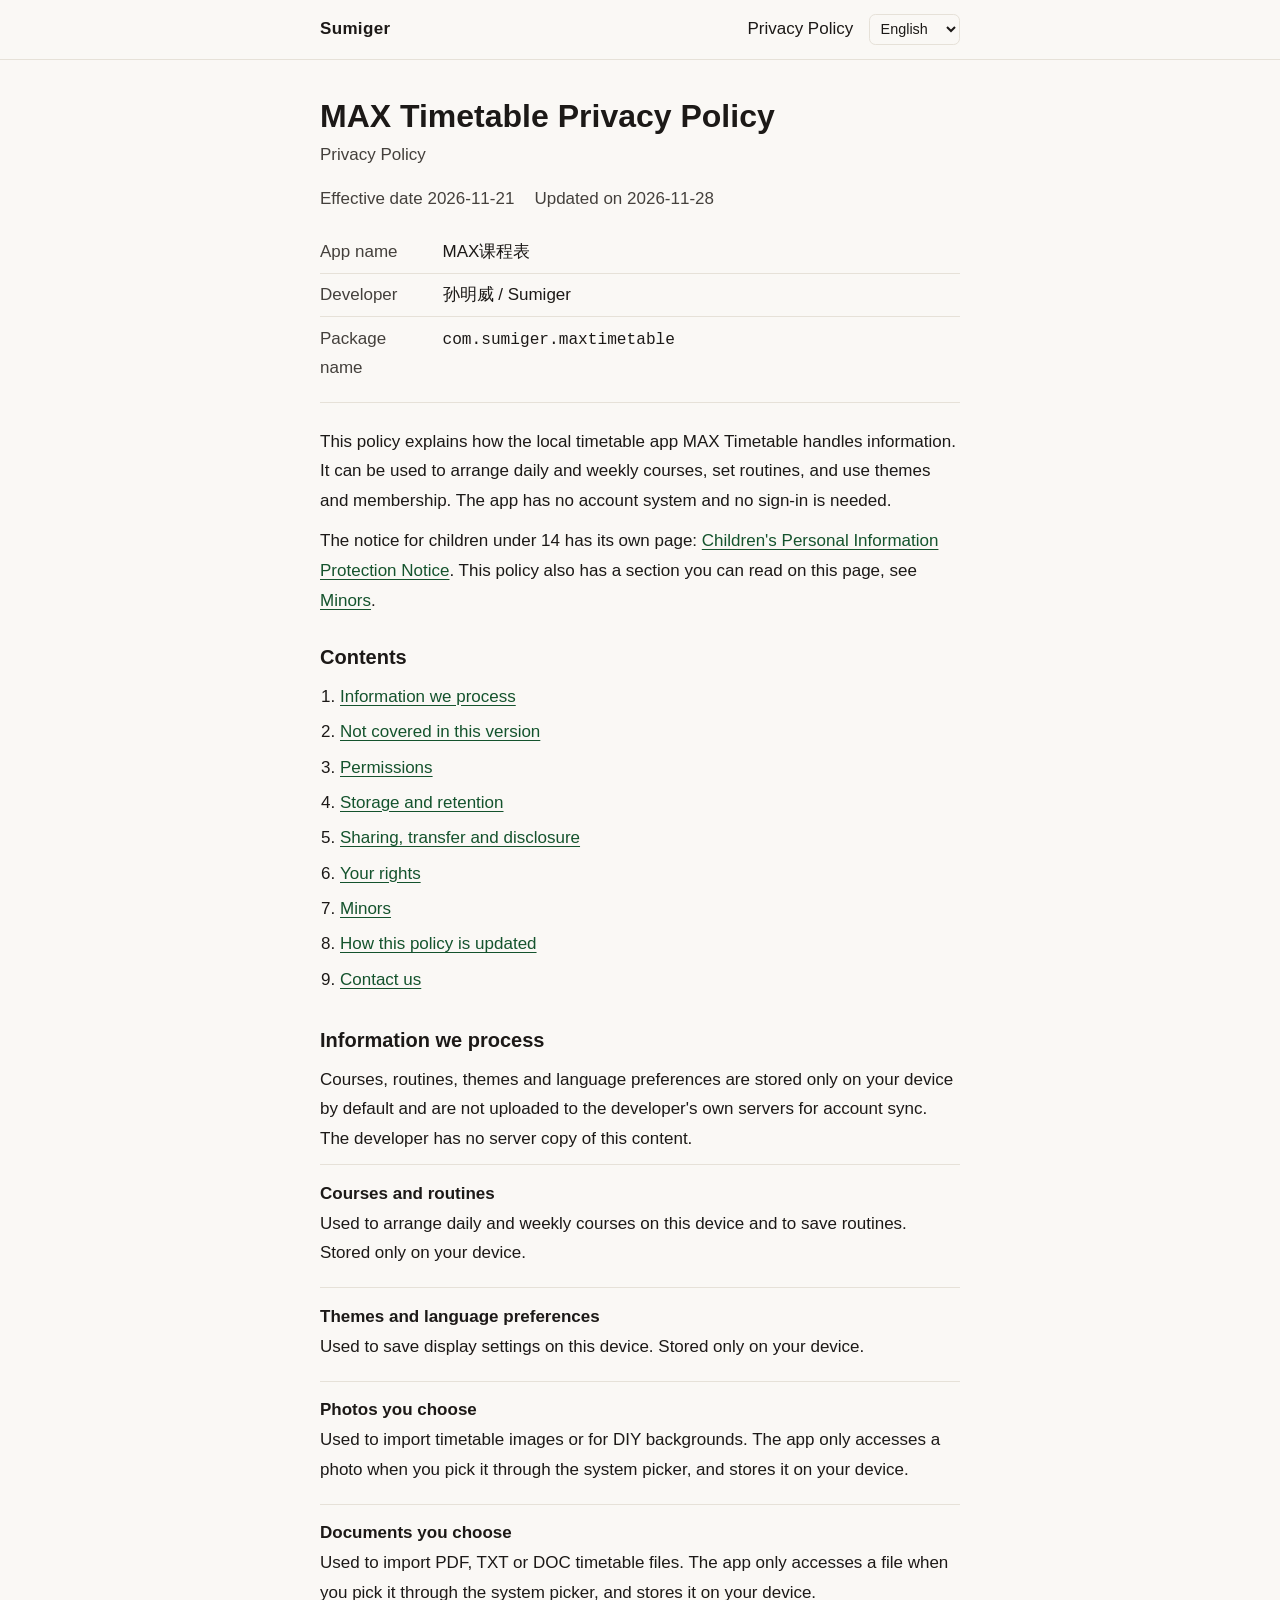
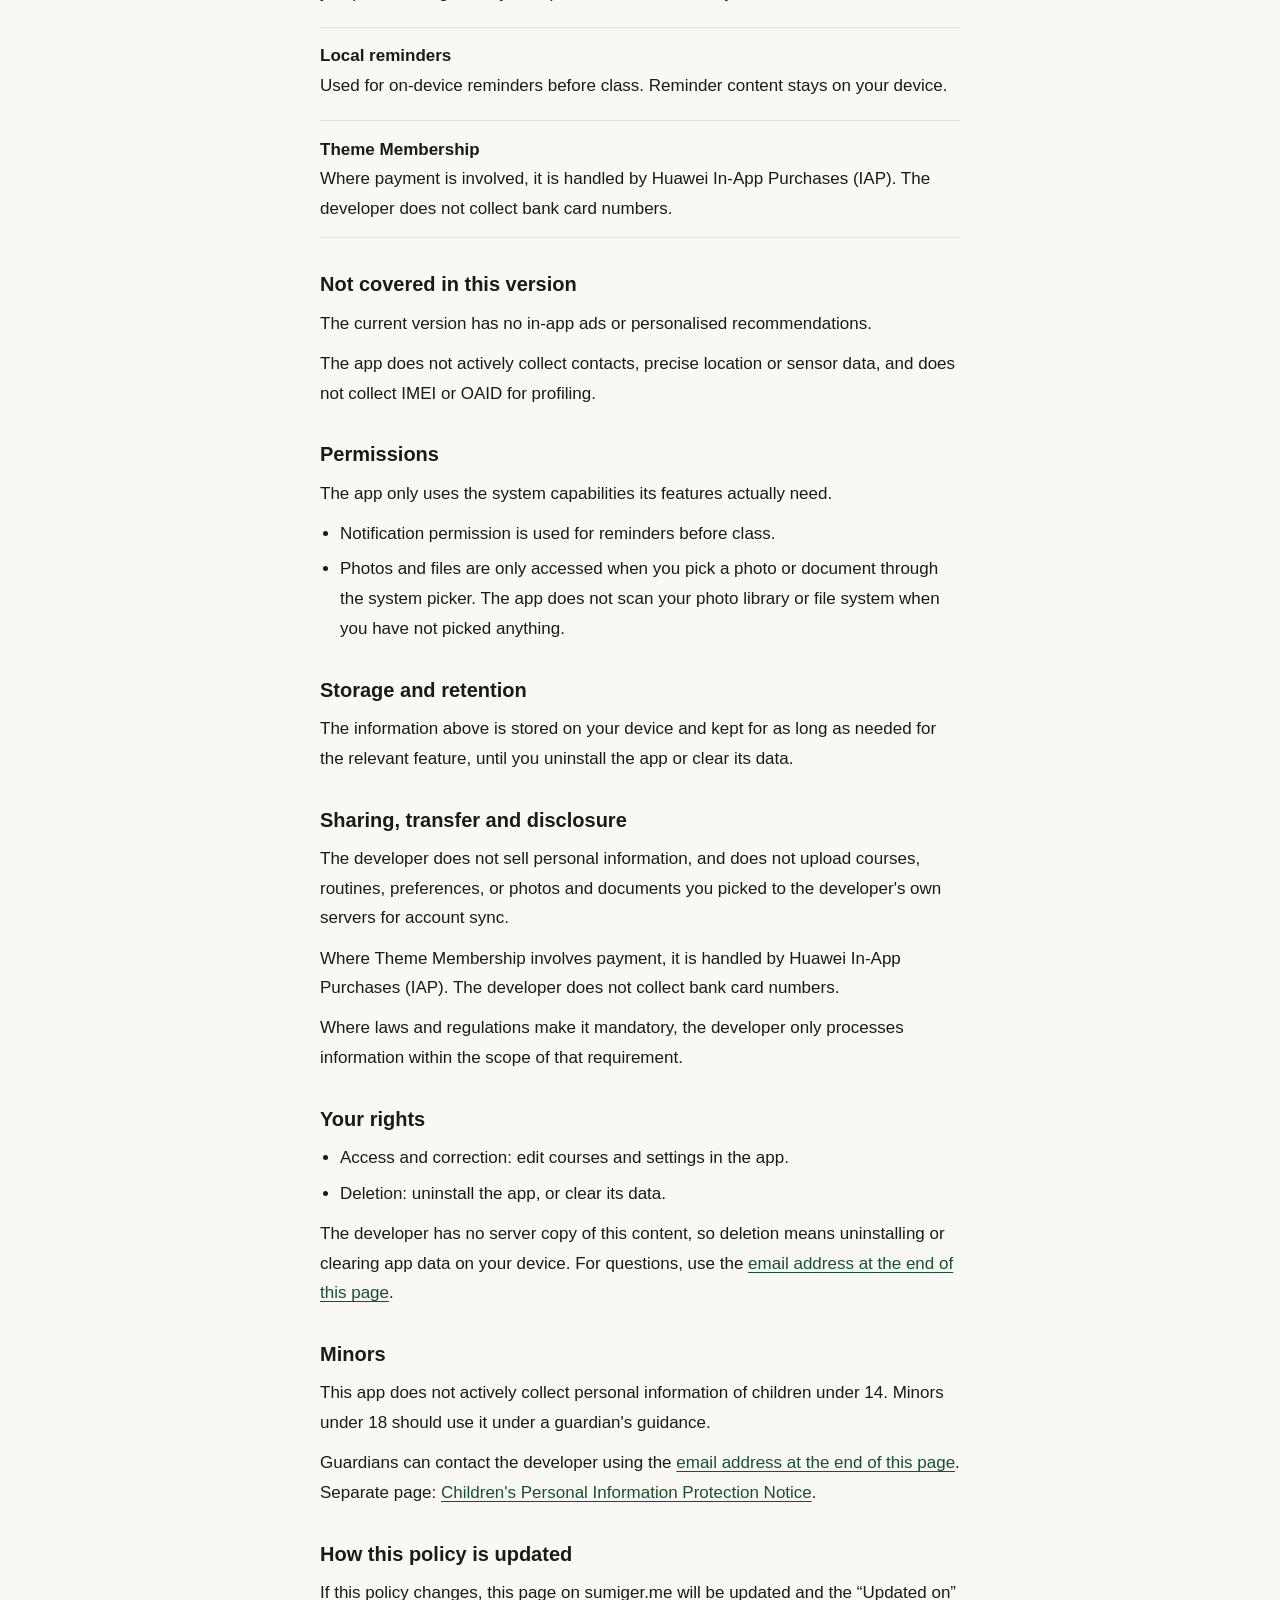
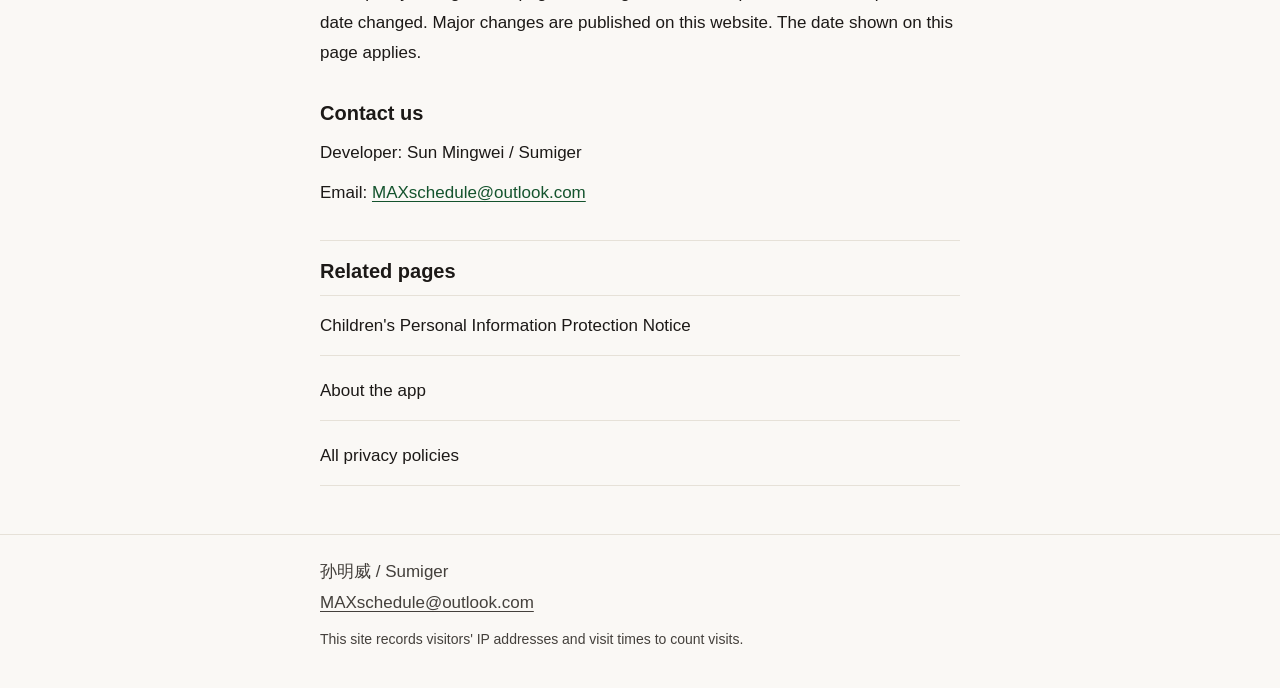
<file: privacy/max-timetable/index.html>
<!DOCTYPE html>
<html lang="zh-CN">
<head>
  <meta charset="utf-8">
  <meta name="viewport" content="width=device-width, initial-scale=1">
  <meta name="format-detection" content="telephone=no">
  <title data-i18n="papp_metaTitle">MAX课程表隐私政策 — Sumiger</title>
  <meta name="description" data-i18n-attr="content:papp_metaDesc" content="MAX课程表的隐私政策。课程、作息和偏好默认只保存在您的设备上。当前版本不涉及应用内广告或个性化推荐。">
  <link rel="canonical" href="https://sumiger.me/privacy/max-timetable/">
  <link rel="stylesheet" href="../../css/style.css">
</head>
<body>
  <a class="skip" href="#main" data-i18n="common_skip">跳到主要内容</a>
  <header class="site-header">
    <div class="wrap bar">
      <a class="brand" href="../../">Sumiger</a>
      <nav class="site-nav" aria-label="站点" data-i18n-attr="aria-label:common_navLabel">
        <a href="../" data-i18n="common_navPrivacy">隐私政策</a>
        <label class="lang-switch"><span class="visually-hidden" data-i18n="common_langLabel">语言</span><select id="lang-select" data-i18n-attr="aria-label:common_langLabel" aria-label="语言"><option value="zh-CN">简体中文</option><option value="zh-TW">繁體中文</option><option value="yue">廣東話</option><option value="en">English</option><option value="wuu">上海闲话</option><option value="tairu">泰如方言</option><option value="ja">日本語</option><option value="ko">한국어</option></select></label>
      </nav>
    </div>
  </header>
  <main id="main" tabindex="-1">
    <article class="wrap">
      <header class="page-head">
        <h1 data-i18n="priv_appTitle">MAX课程表隐私政策</h1>
        <p class="en" lang="en">Privacy Policy</p>
        <p class="dates">
          <span><span data-i18n="sub_effDate">生效日期</span> <time datetime="2026-11-21">2026-11-21</time></span>
          <span><span data-i18n="sub_updDate">更新日期</span> <time datetime="2026-11-28">2026-11-28</time></span>
        </p>
        <dl class="identity">
          <div>
            <dt data-i18n="sub_appName">应用名称</dt>
            <dd>MAX课程表</dd>
          </div>
          <div>
            <dt data-i18n="sub_developer">开发者</dt>
            <dd>孙明威 / Sumiger</dd>
          </div>
          <div>
            <dt data-i18n="papp_pkgName">包名</dt>
            <dd><code translate="no">com.sumiger.maxtimetable</code></dd>
          </div>
        </dl>
      </header>

      <p data-i18n="papp_intro1">本政策说明本地课程表工具 MAX课程表如何处理信息。它可以用来安排每日和每周的课程、设置作息，以及使用主题和会员。应用没有账号体系，不需要登录。</p>
      <p data-i18n-html="papp_intro2">未满 14 周岁儿童的说明另有单独页面：<a href="children/">儿童个人信息保护说明</a>。本政策中也有一节可供页内查阅，见<a href="#children">未成年人</a>。</p>

      <nav class="toc" aria-label="本页目录" data-i18n-attr="aria-label:sub_tocTitle">
        <h2 data-i18n="sub_tocTitle">目录</h2>
        <ol>
          <li><a href="#info" data-i18n="papp_tocInfo">我们处理的信息</a></li>
          <li><a href="#not-covered" data-i18n="papp_tocNot">当前版本不涉及</a></li>
          <li><a href="#permissions" data-i18n="papp_tocPerm">权限</a></li>
          <li><a href="#storage" data-i18n="papp_tocStore">存储与保留</a></li>
          <li><a href="#sharing" data-i18n="papp_tocShare">共享、转让与公开披露</a></li>
          <li><a href="#rights" data-i18n="papp_tocRights">您的权利</a></li>
          <li><a href="#children" data-i18n="sub_tocMinors">未成年人</a></li>
          <li><a href="#updates" data-i18n="papp_tocUpdate">本政策如何更新</a></li>
          <li><a href="#contact" data-i18n="sub_tocContact">联系我们</a></li>
        </ol>
      </nav>

      <section id="info">
        <h2 data-i18n="papp_tocInfo">我们处理的信息</h2>
        <p data-i18n="papp_infoP">课程、作息、主题和语言偏好默认只保存在您的设备上，不会上传到开发者自有服务器做账号同步。开发者没有这些内容的服务器副本。</p>
        <ul class="blocks">
          <li>
            <strong data-i18n="papp_ib1t">课程与作息</strong>
            <span data-i18n="papp_ib1s">用于在本机安排每日和每周的课程，并保存作息。只保存在您的设备上。</span>
          </li>
          <li>
            <strong data-i18n="papp_ib2t">主题与语言偏好</strong>
            <span data-i18n="papp_ib2s">用于在本机保存显示设置。只保存在您的设备上。</span>
          </li>
          <li>
            <strong data-i18n="papp_ib3t">您主动选择的照片</strong>
            <span data-i18n="papp_ib3s">用于课程表图片导入或 DIY 背景。只有您通过系统选择器选取时，应用才会访问对应照片，并保存在您的设备上。</span>
          </li>
          <li>
            <strong data-i18n="papp_ib4t">您主动选择的文档</strong>
            <span data-i18n="papp_ib4s">用于导入 PDF、TXT 或 DOC 课程表文件。只有您通过系统选择器选取时，应用才会访问对应文件，并保存在您的设备上。</span>
          </li>
          <li>
            <strong data-i18n="papp_ib5t">本地提醒</strong>
            <span data-i18n="papp_ib5s">用于课前在本机提醒。提醒内容留在您的设备上。</span>
          </li>
          <li>
            <strong data-i18n="papp_ib6t">主题会员</strong>
            <span data-i18n="papp_ib6s">如涉及付费，由华为应用内支付（Huawei In-App Purchases，IAP）处理。开发者不收集银行卡号。</span>
          </li>
        </ul>
      </section>

      <section id="not-covered">
        <h2 data-i18n="papp_tocNot">当前版本不涉及</h2>
        <p data-i18n="papp_notP1">当前版本不涉及应用内广告或个性化推荐。</p>
        <p data-i18n="papp_notP2">应用不主动收集通讯录、精确位置或传感器数据，也不为画像目的收集 IMEI 或 OAID。</p>
      </section>

      <section id="permissions">
        <h2 data-i18n="papp_tocPerm">权限</h2>
        <p data-i18n="papp_permP">应用只使用功能实际需要的系统能力。</p>
        <ul>
          <li data-i18n="papp_permLi1">通知权限用于课前提醒。</li>
          <li data-i18n="papp_permLi2">相册和文件只在您通过系统选择器主动选取照片或文档时访问。应用不会在您未选取时扫描相册或文件系统。</li>
        </ul>
      </section>

      <section id="storage">
        <h2 data-i18n="papp_tocStore">存储与保留</h2>
        <p data-i18n="papp_storeP">上述信息保存在您的设备上，在实现相应功能所需的期间内保留，直到您卸载应用或清除应用数据。</p>
      </section>

      <section id="sharing">
        <h2 data-i18n="papp_tocShare">共享、转让与公开披露</h2>
        <p data-i18n="papp_shareP1">开发者不出售个人信息，也不会为账号同步把课程、作息、偏好或您选取的照片和文档上传到开发者自有服务器。</p>
        <p data-i18n="papp_shareP2">主题会员如涉及付费，由华为应用内支付（Huawei In-App Purchases，IAP）处理。开发者不收集银行卡号。</p>
        <p data-i18n="papp_shareP3">法律法规有强制性要求时，开发者仅在该要求的范围内处理。</p>
      </section>

      <section id="rights">
        <h2 data-i18n="papp_tocRights">您的权利</h2>
        <ul>
          <li data-i18n="papp_rightsLi1">查阅与更正：在应用内编辑课程和设置。</li>
          <li data-i18n="papp_rightsLi2">删除：卸载应用，或清除应用数据。</li>
        </ul>
        <p data-i18n-html="papp_rightsP">开发者没有这些内容的服务器副本，因此删除以您设备上的卸载或清除应用数据为准。如需咨询，请使用<a href="#contact">文末邮箱</a>。</p>
      </section>

      <section id="children">
        <h2 data-i18n="sub_tocMinors">未成年人</h2>
        <p data-i18n="papp_childP1">本应用不主动收集未满 14 周岁儿童的个人信息。未满 18 周岁的未成年人，请在监护人指导下使用。</p>
        <p data-i18n-html="papp_childP2">监护人可以使用<a href="#contact">文末邮箱</a>联系开发者。单独页面：<a href="children/">儿童个人信息保护说明</a>。</p>
      </section>

      <section id="updates">
        <h2 data-i18n="papp_tocUpdate">本政策如何更新</h2>
        <p data-i18n="papp_updateP">政策如有变更，会在本网站（sumiger.me）更新本页面，并修改「更新日期」。重大变更通过本网站公布。请以本页面显示的日期为准。</p>
      </section>

      <section id="contact">
        <h2 data-i18n="sub_tocContact">联系我们</h2>
        <address>
          <p data-i18n="common_contactDev">开发者：孙明威 / Sumiger</p>
          <p data-i18n-html="common_contactEmail">邮箱：<a href="mailto:MAXschedule@outlook.com">MAXschedule@outlook.com</a></p>
        </address>
      </section>

      <nav class="related" aria-label="相关页面" data-i18n-attr="aria-label:sub_relTitle">
        <h2 data-i18n="sub_relTitle">相关页面</h2>
        <ul class="index-list">
          <li><a href="children/" data-i18n="app_childTitle">儿童个人信息保护说明</a></li>
          <li><a href="../../apps/max-timetable/" data-i18n="sub_relApp">应用介绍</a></li>
          <li><a href="../" data-i18n="papp_relAll">全部隐私政策</a></li>
        </ul>
      </nav>
    </article>
  </main>
  <footer class="site-footer">
    <div class="wrap">
      <p>孙明威 / Sumiger</p>
      <p><a href="mailto:MAXschedule@outlook.com">MAXschedule@outlook.com</a></p>
      <p class="visit-note" data-i18n="common_visitNote">本站会记录访客的 IP 地址和访问时间，用于统计访问次数。</p>
    </div>
  </footer>
  <script src="/js/i18n.js" defer></script>
  <script src="/js/site.js" defer></script>
</body>
</html>
</file>
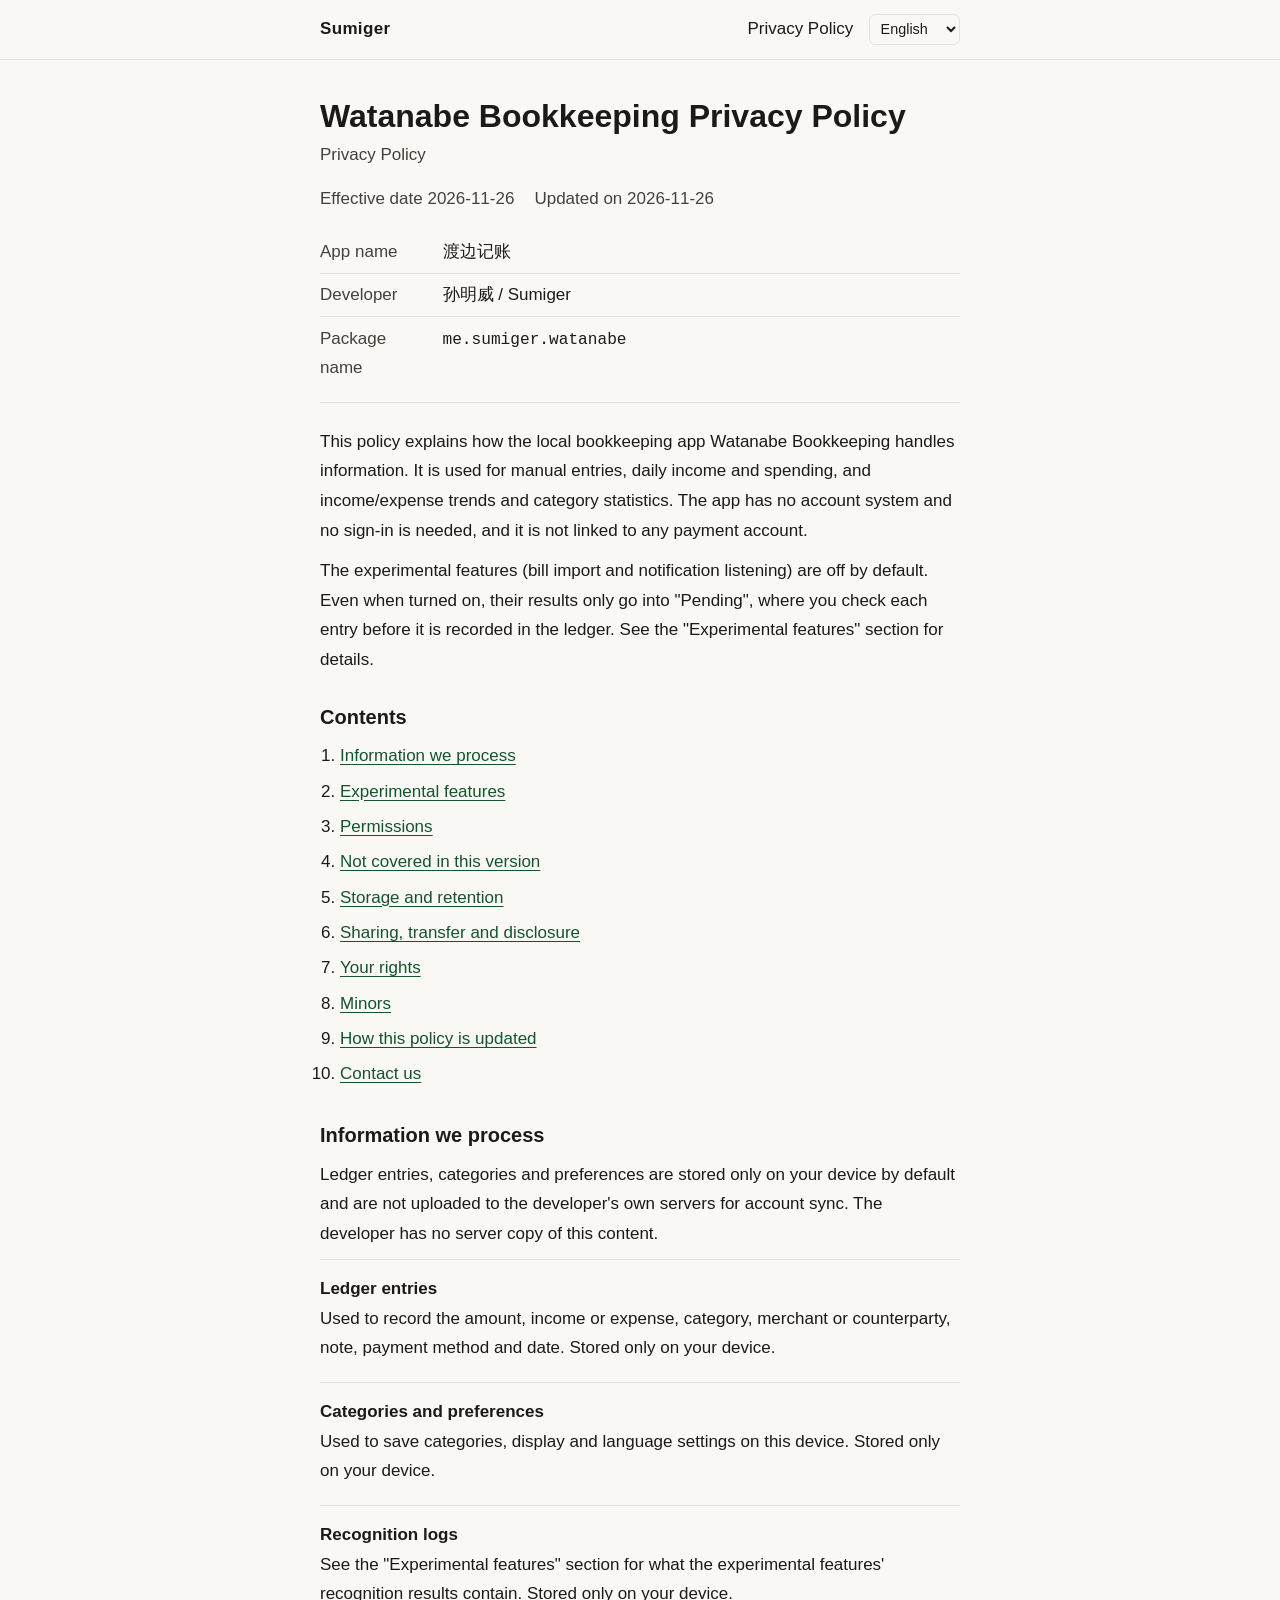
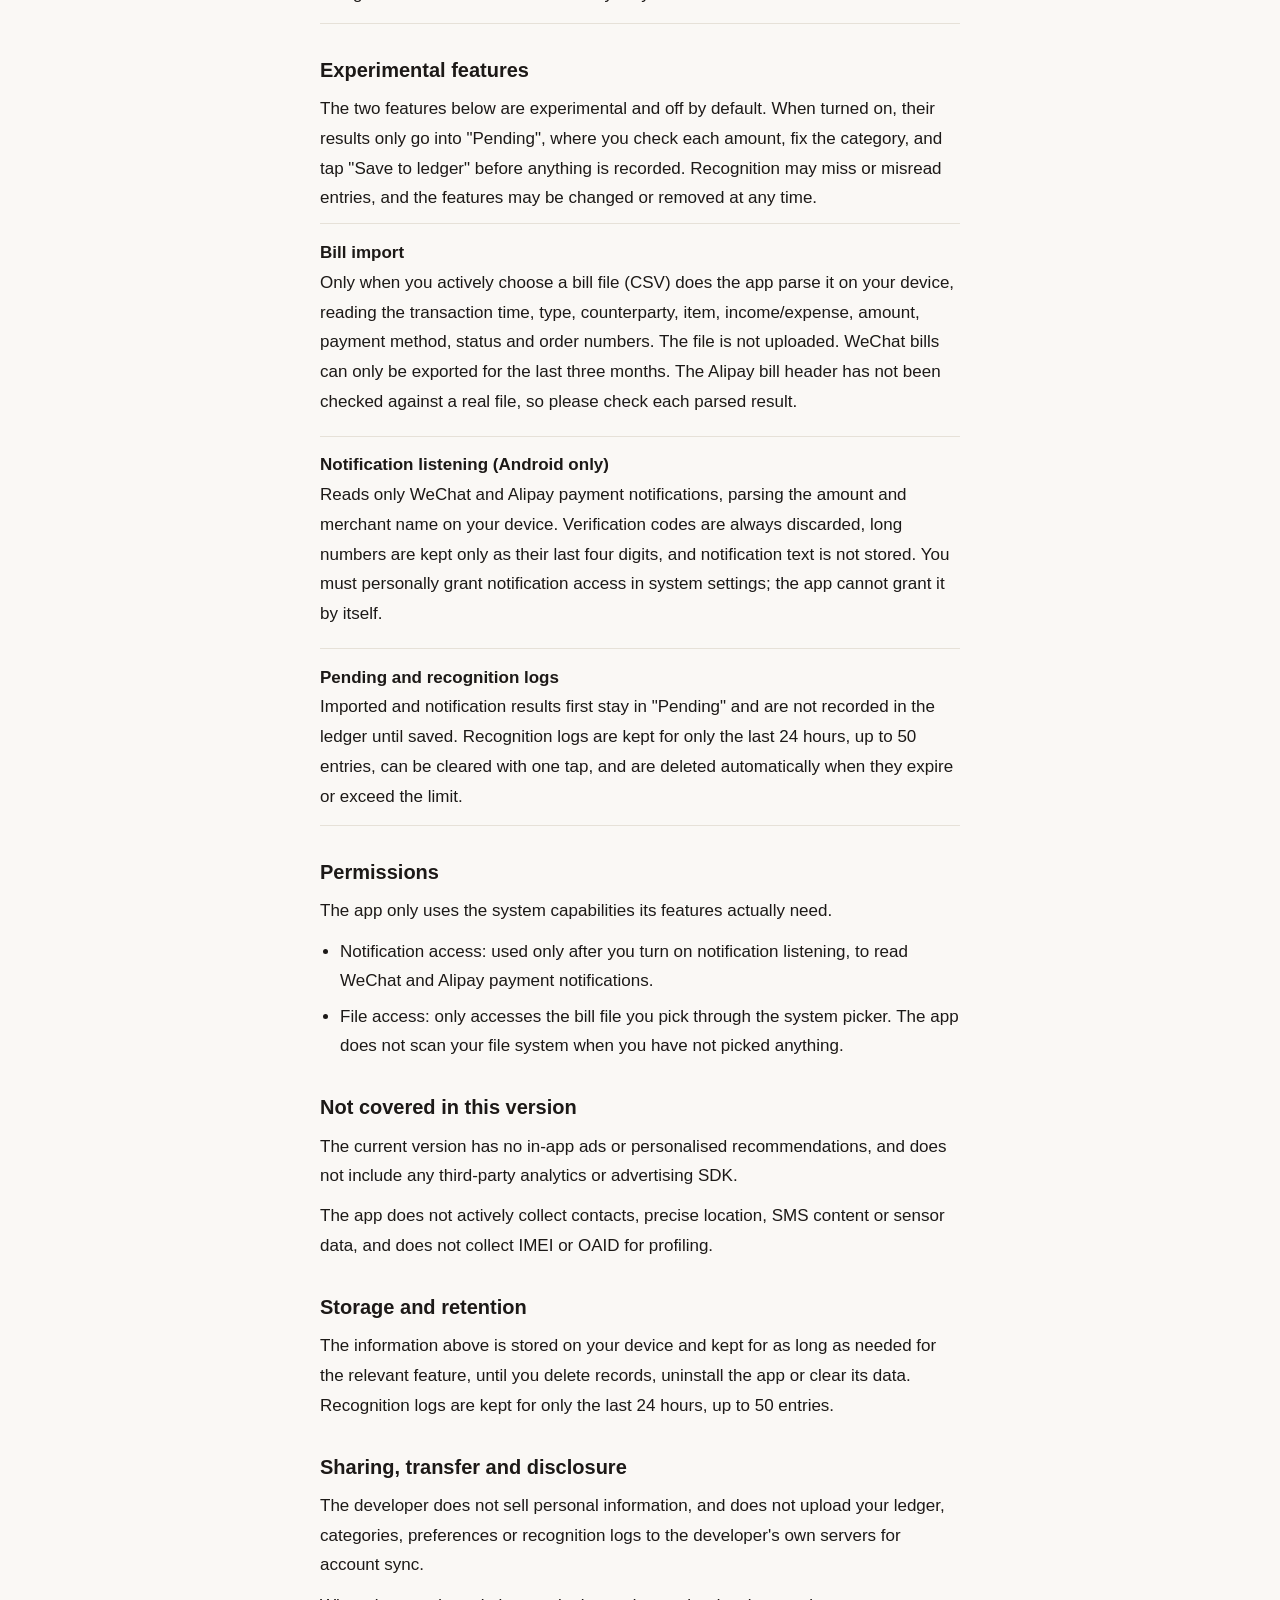
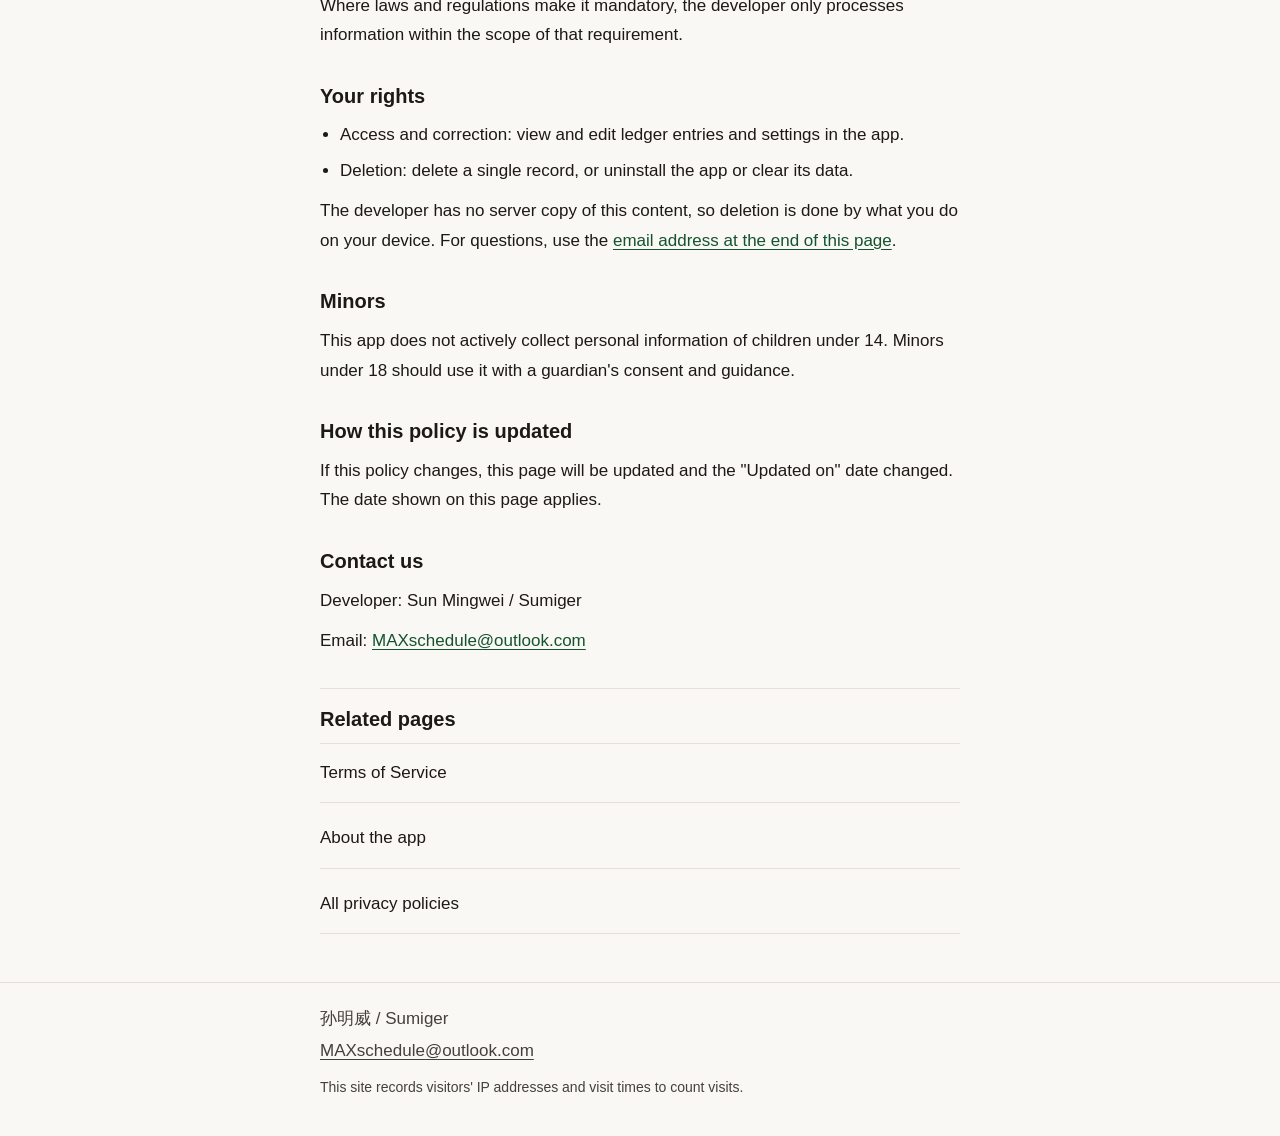
<file: privacy/watanabe-bookkeeping/index.html>
<!DOCTYPE html>
<html lang="zh-CN">
<head>
  <meta charset="utf-8">
  <meta name="viewport" content="width=device-width, initial-scale=1">
  <meta name="format-detection" content="telephone=no">
  <title data-i18n="wapp_metaTitle">渡边记账隐私政策 — Sumiger</title>
  <meta name="description" data-i18n-attr="content:wapp_metaDesc" content="渡边记账的隐私政策。账本数据默认只保存在您的设备上，不会上传。">
  <link rel="canonical" href="https://sumiger.me/privacy/watanabe-bookkeeping/">
  <link rel="stylesheet" href="../../css/style.css">
</head>
<body>
  <a class="skip" href="#main" data-i18n="common_skip">跳到主要内容</a>
  <header class="site-header">
    <div class="wrap bar">
      <a class="brand" href="../../">Sumiger</a>
      <nav class="site-nav" aria-label="站点" data-i18n-attr="aria-label:common_navLabel">
        <a href="../" data-i18n="common_navPrivacy">隐私政策</a>
        <label class="lang-switch"><span class="visually-hidden" data-i18n="common_langLabel">语言</span><select id="lang-select" data-i18n-attr="aria-label:common_langLabel" aria-label="语言"><option value="zh-CN">简体中文</option><option value="zh-TW">繁體中文</option><option value="yue">廣東話</option><option value="en">English</option><option value="wuu">上海闲话</option><option value="tairu">泰如方言</option><option value="ja">日本語</option><option value="ko">한국어</option></select></label>
      </nav>
    </div>
  </header>
  <main id="main" tabindex="-1">
    <article class="wrap">
      <header class="page-head">
        <h1 data-i18n="wapp_h1">渡边记账隐私政策</h1>
        <p class="en" lang="en">Privacy Policy</p>
        <p class="dates">
          <span><span data-i18n="sub_effDate">生效日期</span> <time datetime="2026-11-26">2026-11-26</time></span>
          <span><span data-i18n="sub_updDate">更新日期</span> <time datetime="2026-11-26">2026-11-26</time></span>
        </p>
        <dl class="identity">
          <div>
            <dt data-i18n="sub_appName">应用名称</dt>
            <dd>渡边记账</dd>
          </div>
          <div>
            <dt data-i18n="sub_developer">开发者</dt>
            <dd>孙明威 / Sumiger</dd>
          </div>
          <div>
            <dt data-i18n="papp_pkgName">包名</dt>
            <dd><code translate="no">me.sumiger.watanabe</code></dd>
          </div>
        </dl>
      </header>

      <p data-i18n="wapp_intro1">本政策说明本地记账工具渡边记账如何处理信息。它用于手动记账、按日查看收支，以及查看收支趋势与分类统计。应用没有账号体系，不需要登录，不绑定任何支付账号。</p>
      <p data-i18n="wapp_intro2">实验功能（账单导入、通知监听）默认关闭，打开后也只把结果放进“待确认”，由您逐条核对后才会写入账本。相关说明见“实验功能”一节。</p>

      <nav class="toc" aria-label="本页目录" data-i18n-attr="aria-label:sub_tocTitle">
        <h2 data-i18n="sub_tocTitle">目录</h2>
        <ol>
          <li><a href="#info" data-i18n="wapp_tocInfo">我们处理的信息</a></li>
          <li><a href="#experiment" data-i18n="wapp_tocExp">实验功能</a></li>
          <li><a href="#permissions" data-i18n="wapp_tocPerm">权限</a></li>
          <li><a href="#not-covered" data-i18n="wapp_tocNot">当前版本不涉及</a></li>
          <li><a href="#storage" data-i18n="wapp_tocStore">存储与保留</a></li>
          <li><a href="#sharing" data-i18n="wapp_tocShare">共享、转让与公开披露</a></li>
          <li><a href="#rights" data-i18n="wapp_tocRights">您的权利</a></li>
          <li><a href="#children" data-i18n="sub_tocMinors">未成年人</a></li>
          <li><a href="#updates" data-i18n="wapp_tocUpdate">本政策如何更新</a></li>
          <li><a href="#contact" data-i18n="sub_tocContact">联系我们</a></li>
        </ol>
      </nav>

      <section id="info">
        <h2 data-i18n="wapp_tocInfo">我们处理的信息</h2>
        <p data-i18n="wapp_infoP">记账内容、分类和偏好默认只保存在您的设备上，不会上传到开发者自有服务器做账号同步。开发者没有这些内容的服务器副本。</p>
        <ul class="blocks">
          <li>
            <strong data-i18n="wapp_ib1t">记账内容</strong>
            <span data-i18n="wapp_ib1s">用于记录金额、收或支、分类、商户或对方、备注、支付方式和日期。只保存在您的设备上。</span>
          </li>
          <li>
            <strong data-i18n="wapp_ib2t">分类与偏好</strong>
            <span data-i18n="wapp_ib2s">用于在本机保存分类、显示与语言设置。只保存在您的设备上。</span>
          </li>
          <li>
            <strong data-i18n="wapp_ib3t">识别记录</strong>
            <span data-i18n="wapp_ib3s">实验功能产生的识别结果说明，见“实验功能”一节。只保存在您的设备上。</span>
          </li>
        </ul>
      </section>

      <section id="experiment">
        <h2 data-i18n="wapp_tocExp">实验功能</h2>
        <p data-i18n="wapp_expP">以下两项是实验功能，默认关闭。打开后结果只进“待确认”，由您逐条核对金额、改好分类，点“保存入账”才会写入账本。识别可能漏记或错记，功能随时可能调整或下线。</p>
        <ul class="blocks">
          <li>
            <strong data-i18n="wapp_exp1t">账单导入</strong>
            <span data-i18n="wapp_exp1s">只有您主动选择账单文件（CSV）时，应用才会在本机解析其中的交易时间、类型、对方、商品、收或支、金额、支付方式、状态和单号。文件不上传。微信账单只能导出最近三个月。支付宝账单表头未用真实文件核对过，解析结果请逐条核对。</span>
          </li>
          <li>
            <strong data-i18n="wapp_exp2t">通知监听（仅安卓）</strong>
            <span data-i18n="wapp_exp2s">只读微信和支付宝的支付通知，在本机解析金额和商户名。验证码一律丢弃，长数字只留后四位，不保存通知原文。需要在系统设置里由您亲自授予通知使用权，应用不能自己授权。</span>
          </li>
          <li>
            <strong data-i18n="wapp_exp3t">待确认与识别记录</strong>
            <span data-i18n="wapp_exp3s">导入和通知的结果都先停在“待确认”，保存入账之前不会写入账本。识别记录只留最近 24 小时、最多 50 条，可一键清除，超时或超量自动删除。</span>
          </li>
        </ul>
      </section>

      <section id="permissions">
        <h2 data-i18n="wapp_tocPerm">权限</h2>
        <p data-i18n="wapp_permP">应用只使用功能实际需要的系统能力。</p>
        <ul>
          <li data-i18n="wapp_permLi1">通知使用权：仅在您打开通知监听后使用，用于读取微信和支付宝的支付通知。</li>
          <li data-i18n="wapp_permLi2">文件访问：只在您通过系统选择器主动选取账单文件时访问对应文件。应用不会在您未选取时扫描文件系统。</li>
        </ul>
      </section>

      <section id="not-covered">
        <h2 data-i18n="wapp_tocNot">当前版本不涉及</h2>
        <p data-i18n="wapp_notP1">当前版本不涉及应用内广告或个性化推荐，不接入第三方统计或广告 SDK。</p>
        <p data-i18n="wapp_notP2">应用不主动收集通讯录、精确位置、短信内容或传感器数据，也不为画像目的收集 IMEI 或 OAID。</p>
      </section>

      <section id="storage">
        <h2 data-i18n="wapp_tocStore">存储与保留</h2>
        <p data-i18n="wapp_storeP">上述信息保存在您的设备上，在实现相应功能所需的期间内保留，直到您删除记录、卸载应用或清除应用数据。识别记录只留最近 24 小时、最多 50 条。</p>
      </section>

      <section id="sharing">
        <h2 data-i18n="wapp_tocShare">共享、转让与公开披露</h2>
        <p data-i18n="wapp_shareP1">开发者不出售个人信息，也不会为账号同步把账本、分类、偏好或识别记录上传到开发者自有服务器。</p>
        <p data-i18n="wapp_shareP2">法律法规有强制性要求时，开发者仅在该要求的范围内处理。</p>
      </section>

      <section id="rights">
        <h2 data-i18n="wapp_tocRights">您的权利</h2>
        <ul>
          <li data-i18n="wapp_rightsLi1">查阅与更正：在应用内查看和编辑记账内容与设置。</li>
          <li data-i18n="wapp_rightsLi2">删除：删除单条记录，或卸载应用、清除应用数据。</li>
        </ul>
        <p data-i18n-html="wapp_rightsP">开发者没有这些内容的服务器副本，因此删除以您设备上的操作为准。如需咨询，请使用<a href="#contact">文末邮箱</a>。</p>
      </section>

      <section id="children">
        <h2 data-i18n="sub_tocMinors">未成年人</h2>
        <p data-i18n="wapp_childP1">本应用不主动收集未满 14 周岁儿童的个人信息。未满 18 周岁的未成年人，请在监护人同意和指导下使用。</p>
      </section>

      <section id="updates">
        <h2 data-i18n="wapp_tocUpdate">本政策如何更新</h2>
        <p data-i18n="wapp_updateP">政策如有变更，会更新本页面，并修改「更新日期」。请以本页面显示的日期为准。</p>
      </section>

      <section id="contact">
        <h2 data-i18n="sub_tocContact">联系我们</h2>
        <address>
          <p data-i18n="common_contactDev">开发者：孙明威 / Sumiger</p>
          <p data-i18n-html="common_contactEmail">邮箱：<a href="mailto:MAXschedule@outlook.com">MAXschedule@outlook.com</a></p>
        </address>
      </section>

      <nav class="related" aria-label="相关页面" data-i18n-attr="aria-label:sub_relTitle">
        <h2 data-i18n="sub_relTitle">相关页面</h2>
        <ul class="index-list">
          <li><a href="terms/" data-i18n="wapp_relTerms">用户协议</a></li>
          <li><a href="../../apps/watanabe-bookkeeping/" data-i18n="sub_relApp">应用介绍</a></li>
          <li><a href="../" data-i18n="papp_relAll">全部隐私政策</a></li>
        </ul>
      </nav>
    </article>
  </main>
  <footer class="site-footer">
    <div class="wrap">
      <p>孙明威 / Sumiger</p>
      <p><a href="mailto:MAXschedule@outlook.com">MAXschedule@outlook.com</a></p>
      <p class="visit-note" data-i18n="common_visitNote">本站会记录访客的 IP 地址和访问时间，用于统计访问次数。</p>
    </div>
  </footer>
  <script src="/js/i18n.js" defer></script>
  <script src="/js/site.js" defer></script>
</body>
</html>
</file>
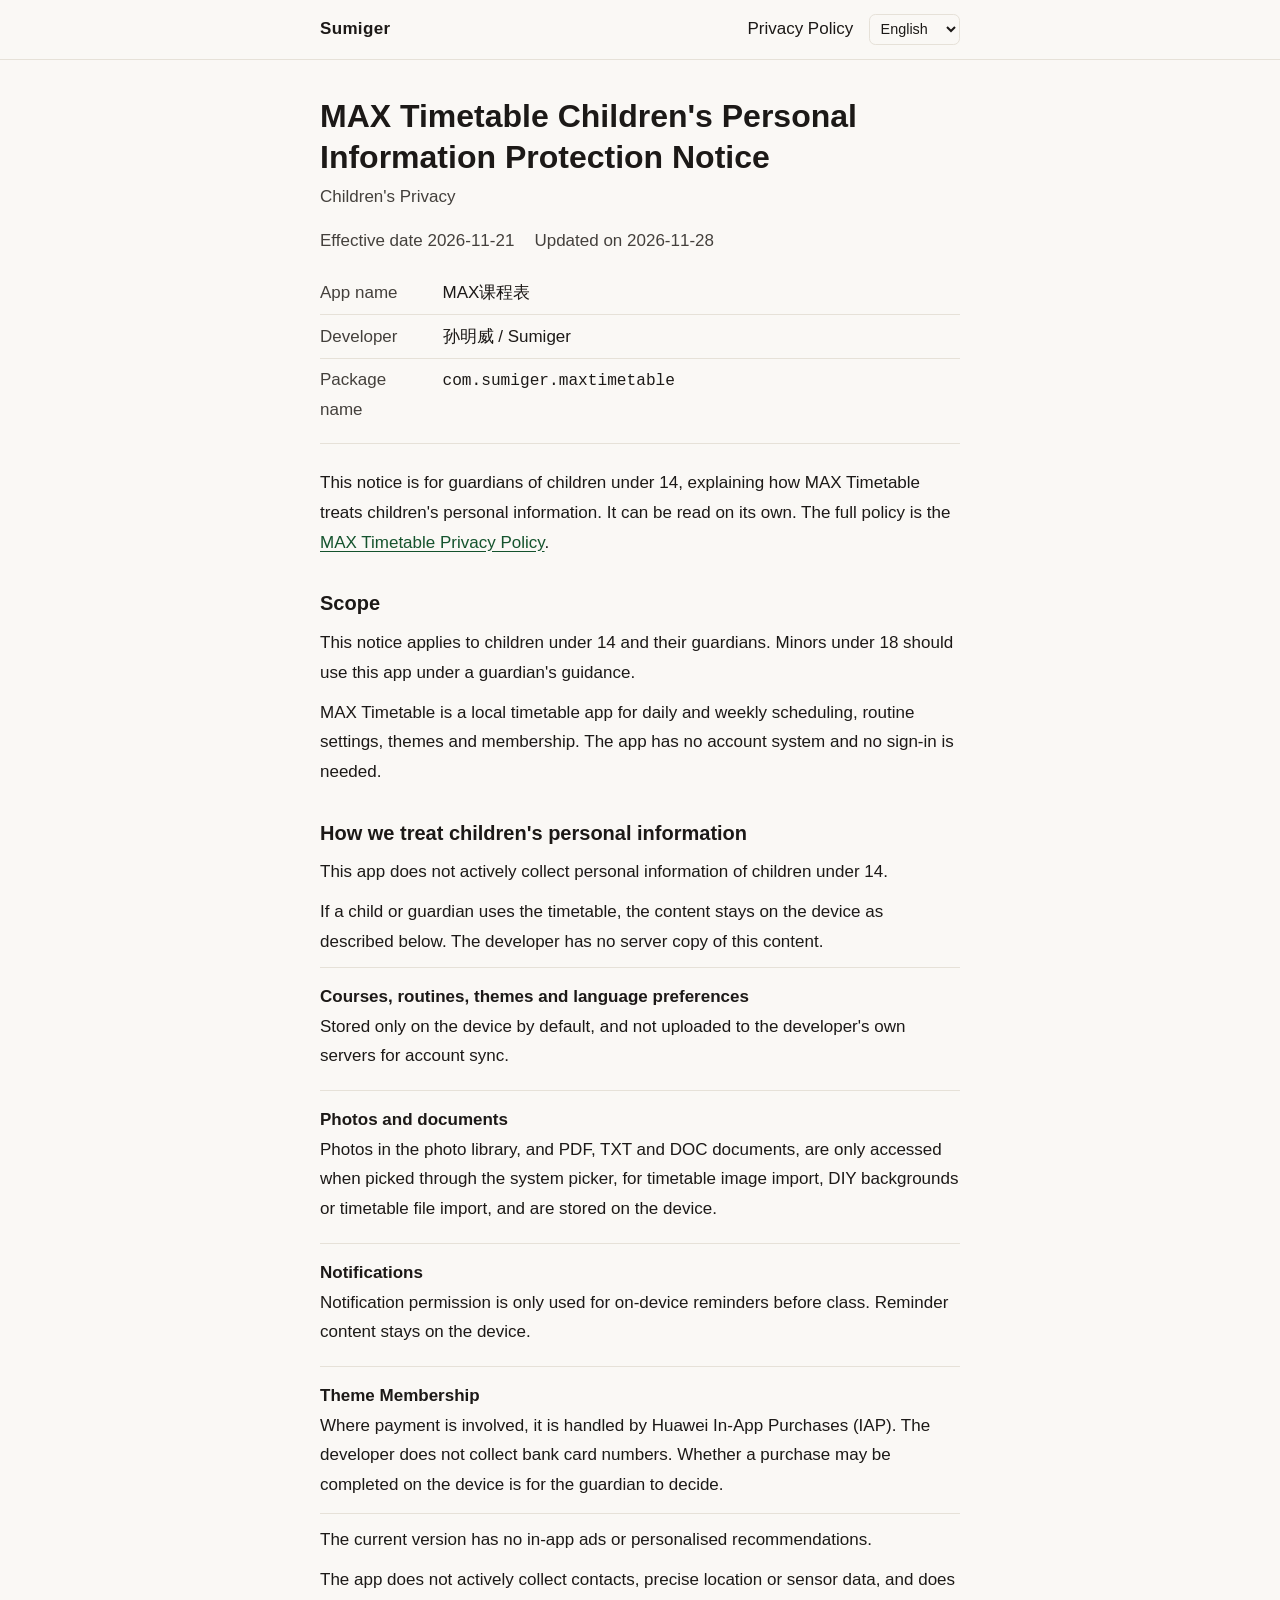
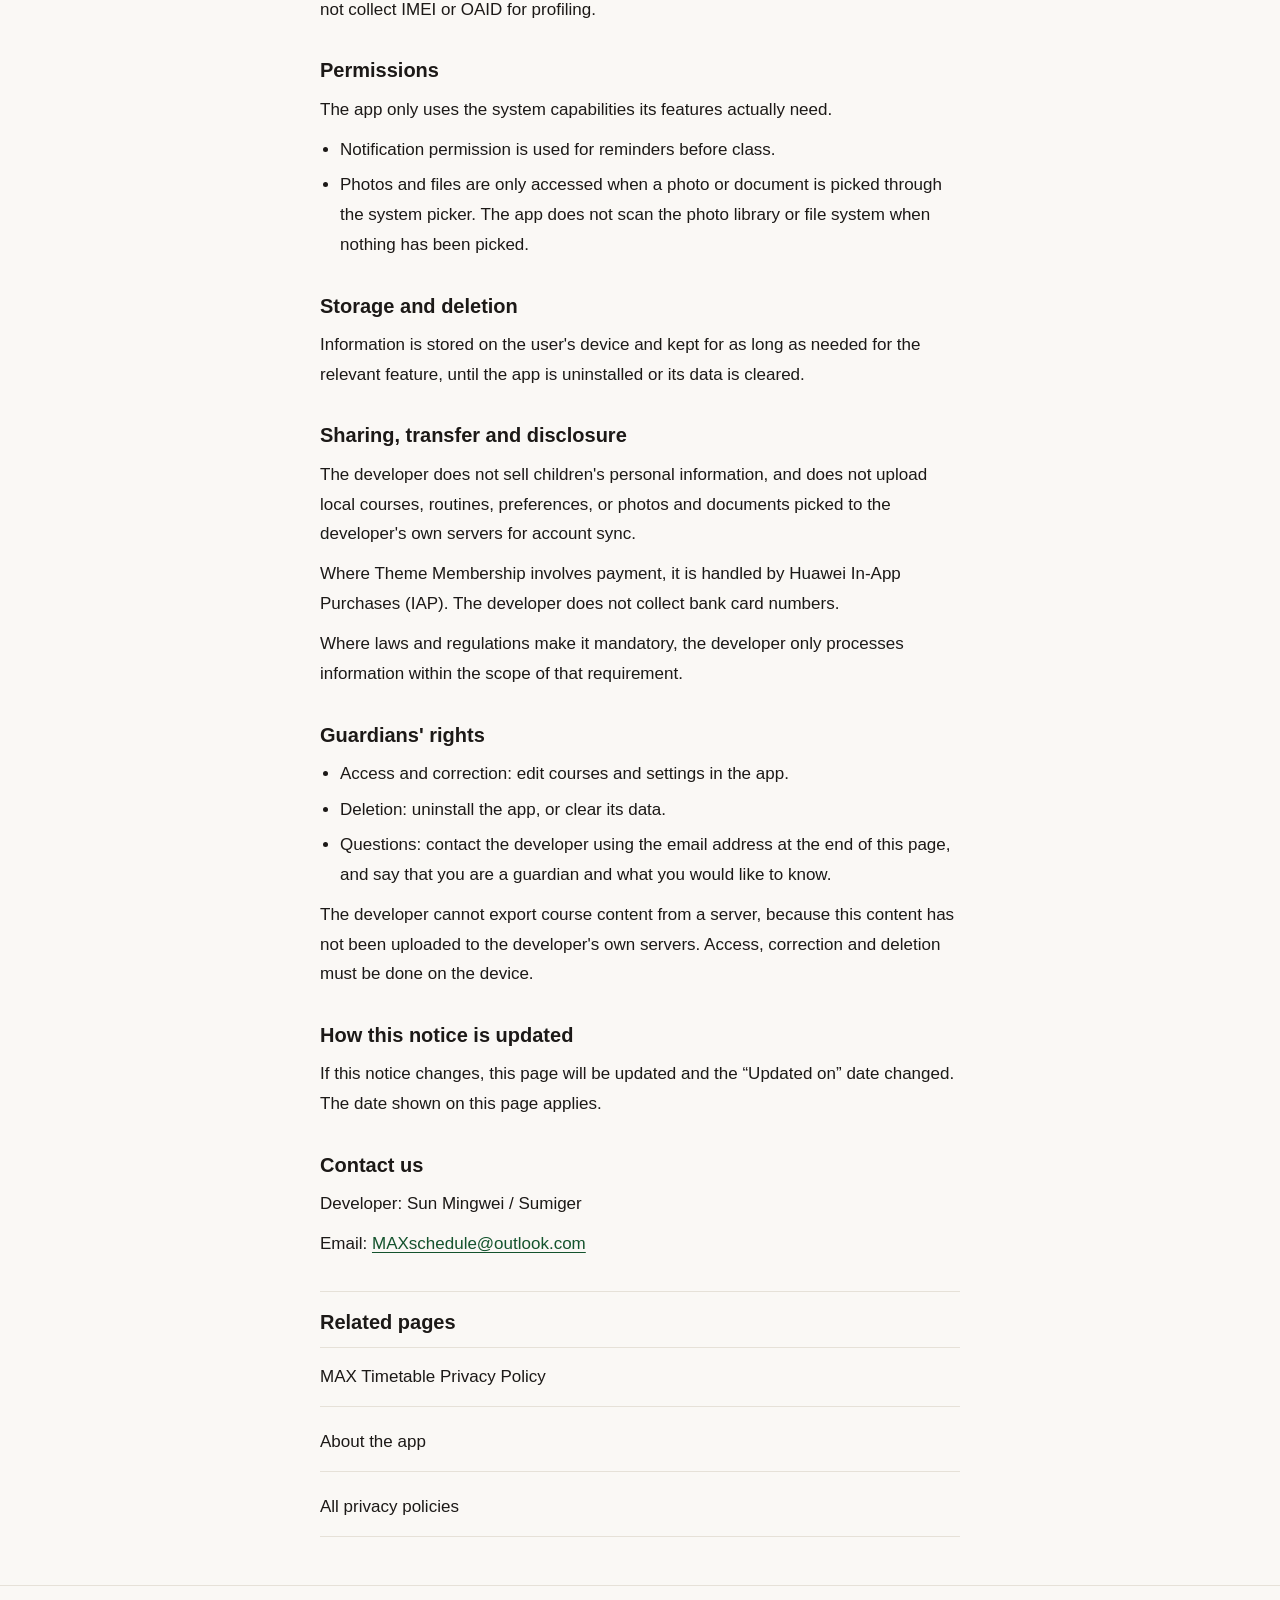
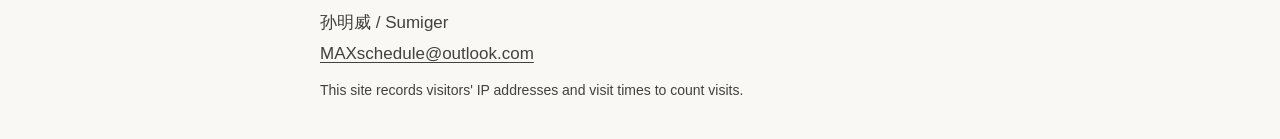
<file: privacy/max-timetable/children/index.html>
<!DOCTYPE html>
<html lang="zh-CN">
<head>
  <meta charset="utf-8">
  <meta name="viewport" content="width=device-width, initial-scale=1">
  <meta name="format-detection" content="telephone=no">
  <title data-i18n="ch_metaTitle">MAX课程表儿童个人信息保护说明 — Sumiger</title>
  <meta name="description" data-i18n-attr="content:ch_metaDesc" content="MAX课程表不主动收集未满 14 周岁儿童的个人信息。本说明可单独阅读。">
  <link rel="canonical" href="https://sumiger.me/privacy/max-timetable/children/">
  <link rel="stylesheet" href="../../../css/style.css">
</head>
<body>
  <a class="skip" href="#main" data-i18n="common_skip">跳到主要内容</a>
  <header class="site-header">
    <div class="wrap bar">
      <a class="brand" href="../../../">Sumiger</a>
      <nav class="site-nav" aria-label="站点" data-i18n-attr="aria-label:common_navLabel">
        <a href="../../" data-i18n="common_navPrivacy">隐私政策</a>
        <label class="lang-switch"><span class="visually-hidden" data-i18n="common_langLabel">语言</span><select id="lang-select" data-i18n-attr="aria-label:common_langLabel" aria-label="语言"><option value="zh-CN">简体中文</option><option value="zh-TW">繁體中文</option><option value="yue">廣東話</option><option value="en">English</option><option value="wuu">上海闲话</option><option value="tairu">泰如方言</option><option value="ja">日本語</option><option value="ko">한국어</option></select></label>
      </nav>
    </div>
  </header>
  <main id="main" tabindex="-1">
    <article class="wrap">
      <header class="page-head">
        <h1 data-i18n="priv_childTitle">MAX课程表儿童个人信息保护说明</h1>
        <p class="en" lang="en">Children's Privacy</p>
        <p class="dates">
          <span><span data-i18n="sub_effDate">生效日期</span> <time datetime="2026-11-21">2026-11-21</time></span>
          <span><span data-i18n="sub_updDate">更新日期</span> <time datetime="2026-11-28">2026-11-28</time></span>
        </p>
        <dl class="identity">
          <div>
            <dt data-i18n="sub_appName">应用名称</dt>
            <dd>MAX课程表</dd>
          </div>
          <div>
            <dt data-i18n="sub_developer">开发者</dt>
            <dd>孙明威 / Sumiger</dd>
          </div>
          <div>
            <dt data-i18n="papp_pkgName">包名</dt>
            <dd><code translate="no">com.sumiger.maxtimetable</code></dd>
          </div>
        </dl>
      </header>

      <p data-i18n-html="ch_intro">本说明供未满 14 周岁儿童的监护人阅读，说明 MAX课程表如何对待儿童个人信息。本页可以单独阅读。完整政策见 <a href="../">MAX课程表隐私政策</a>。</p>

      <section id="scope">
        <h2 data-i18n="ch_scopeTitle">适用范围</h2>
        <p data-i18n="ch_scopeP1">本说明适用于未满 14 周岁的儿童及其监护人。未满 18 周岁的未成年人，请在监护人指导下使用本应用。</p>
        <p data-i18n="ch_scopeP2">MAX课程表是本地课程表工具，用于每日和每周排课、作息设置，以及主题和会员。应用没有账号体系，不需要登录。</p>
      </section>

      <section id="handling">
        <h2 data-i18n="ch_handleTitle">我们如何对待儿童个人信息</h2>
        <p data-i18n="ch_handleP1">本应用不主动收集未满 14 周岁儿童的个人信息。</p>
        <p data-i18n="ch_handleP2">儿童或监护人如果使用课程表，相关内容按下面的方式留在设备上。开发者没有这些内容的服务器副本。</p>
        <ul class="blocks">
          <li>
            <strong data-i18n="ch_hb1t">课程、作息、主题和语言偏好</strong>
            <span data-i18n="ch_hb1s">默认只保存在设备上，不会上传到开发者自有服务器做账号同步。</span>
          </li>
          <li>
            <strong data-i18n="ch_hb2t">照片与文档</strong>
            <span data-i18n="ch_hb2s">相册中的照片，以及 PDF、TXT、DOC 文档，只有在通过系统选择器主动选取时才会被访问，用于课程表图片导入、DIY 背景或课程表文件导入，并保存在设备上。</span>
          </li>
          <li>
            <strong data-i18n="ch_hb3t">通知</strong>
            <span data-i18n="ch_hb3s">通知权限只用于本机课前提醒。提醒内容留在设备上。</span>
          </li>
          <li>
            <strong data-i18n="ch_hb4t">主题会员</strong>
            <span data-i18n="ch_hb4s">如涉及付费，由华为应用内支付（Huawei In-App Purchases，IAP）处理。开发者不收集银行卡号。是否允许在设备上完成购买，由监护人决定。</span>
          </li>
        </ul>
        <p data-i18n="ch_handleP3">当前版本不涉及应用内广告或个性化推荐。</p>
        <p data-i18n="ch_handleP4">应用不主动收集通讯录、精确位置或传感器数据，也不为画像目的收集 IMEI 或 OAID。</p>
      </section>

      <section id="permissions">
        <h2 data-i18n="papp_tocPerm">权限</h2>
        <p data-i18n="papp_permP">应用只使用功能实际需要的系统能力。</p>
        <ul>
          <li data-i18n="papp_permLi1">通知权限用于课前提醒。</li>
          <li data-i18n="ch_permLi2">相册和文件只在通过系统选择器主动选取照片或文档时访问。应用不会在未选取时扫描相册或文件系统。</li>
        </ul>
      </section>

      <section id="storage">
        <h2 data-i18n="ch_storeTitle">存储与删除</h2>
        <p data-i18n="ch_storeP">信息保存在使用者的设备上，在实现相应功能所需的期间内保留，直到卸载应用或清除应用数据。</p>
      </section>

      <section id="sharing">
        <h2 data-i18n="papp_tocShare">共享、转让与公开披露</h2>
        <p data-i18n="ch_shareP1">开发者不出售儿童个人信息，也不会为账号同步把本地的课程、作息、偏好或选取的照片和文档上传到开发者自有服务器。</p>
        <p data-i18n="papp_shareP2">主题会员如涉及付费，由华为应用内支付（Huawei In-App Purchases，IAP）处理。开发者不收集银行卡号。</p>
        <p data-i18n="papp_shareP3">法律法规有强制性要求时，开发者仅在该要求的范围内处理。</p>
      </section>

      <section id="rights">
        <h2 data-i18n="ch_rightsTitle">监护人的权利</h2>
        <ul>
          <li data-i18n="ch_rightsLi1">查阅与更正：在应用内编辑课程和设置。</li>
          <li data-i18n="ch_rightsLi2">删除：卸载应用，或清除应用数据。</li>
          <li data-i18n="ch_rightsLi3">咨询：使用文末邮箱联系开发者，并说明您是监护人以及希望了解的问题。</li>
        </ul>
        <p data-i18n="ch_rightsP">开发者无法从服务器导出课程内容，因为这些内容没有上传到开发者自有服务器。查阅、更正和删除请在设备上完成。</p>
      </section>

      <section id="updates">
        <h2 data-i18n="ch_updateTitle">本说明如何更新</h2>
        <p data-i18n="ch_updateP">说明如有变更，会更新本页面，并修改「更新日期」。请以本页面显示的日期为准。</p>
      </section>

      <section id="contact">
        <h2 data-i18n="sub_tocContact">联系我们</h2>
        <address>
          <p data-i18n="common_contactDev">开发者：孙明威 / Sumiger</p>
          <p data-i18n-html="common_contactEmail">邮箱：<a href="mailto:MAXschedule@outlook.com">MAXschedule@outlook.com</a></p>
        </address>
      </section>

      <nav class="related" aria-label="相关页面" data-i18n-attr="aria-label:sub_relTitle">
        <h2 data-i18n="sub_relTitle">相关页面</h2>
        <ul class="index-list">
          <li><a href="../" data-i18n="priv_appTitle">MAX课程表隐私政策</a></li>
          <li><a href="../../../apps/max-timetable/" data-i18n="sub_relApp">应用介绍</a></li>
          <li><a href="../../" data-i18n="papp_relAll">全部隐私政策</a></li>
        </ul>
      </nav>
    </article>
  </main>
  <footer class="site-footer">
    <div class="wrap">
      <p>孙明威 / Sumiger</p>
      <p><a href="mailto:MAXschedule@outlook.com">MAXschedule@outlook.com</a></p>
      <p class="visit-note" data-i18n="common_visitNote">本站会记录访客的 IP 地址和访问时间，用于统计访问次数。</p>
    </div>
  </footer>
  <script src="/js/i18n.js" defer></script>
  <script src="/js/site.js" defer></script>
</body>
</html>
</file>
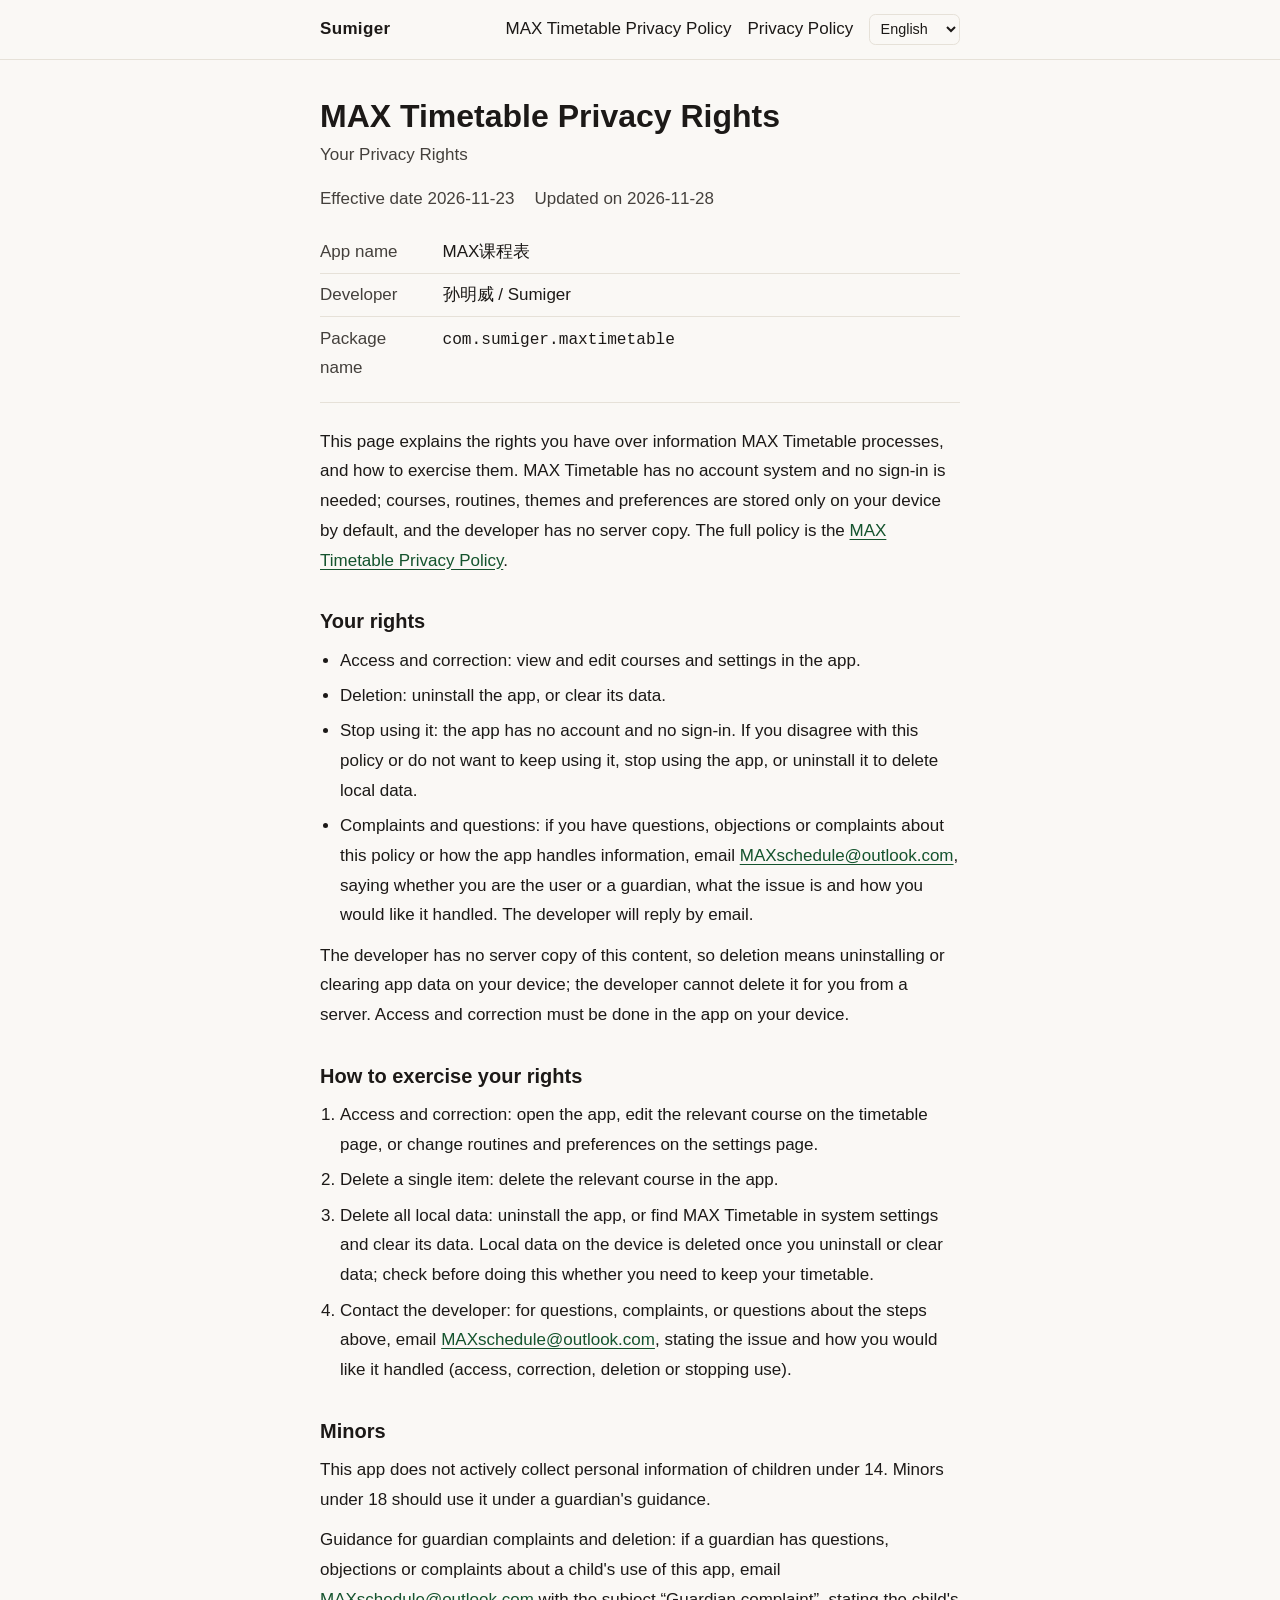
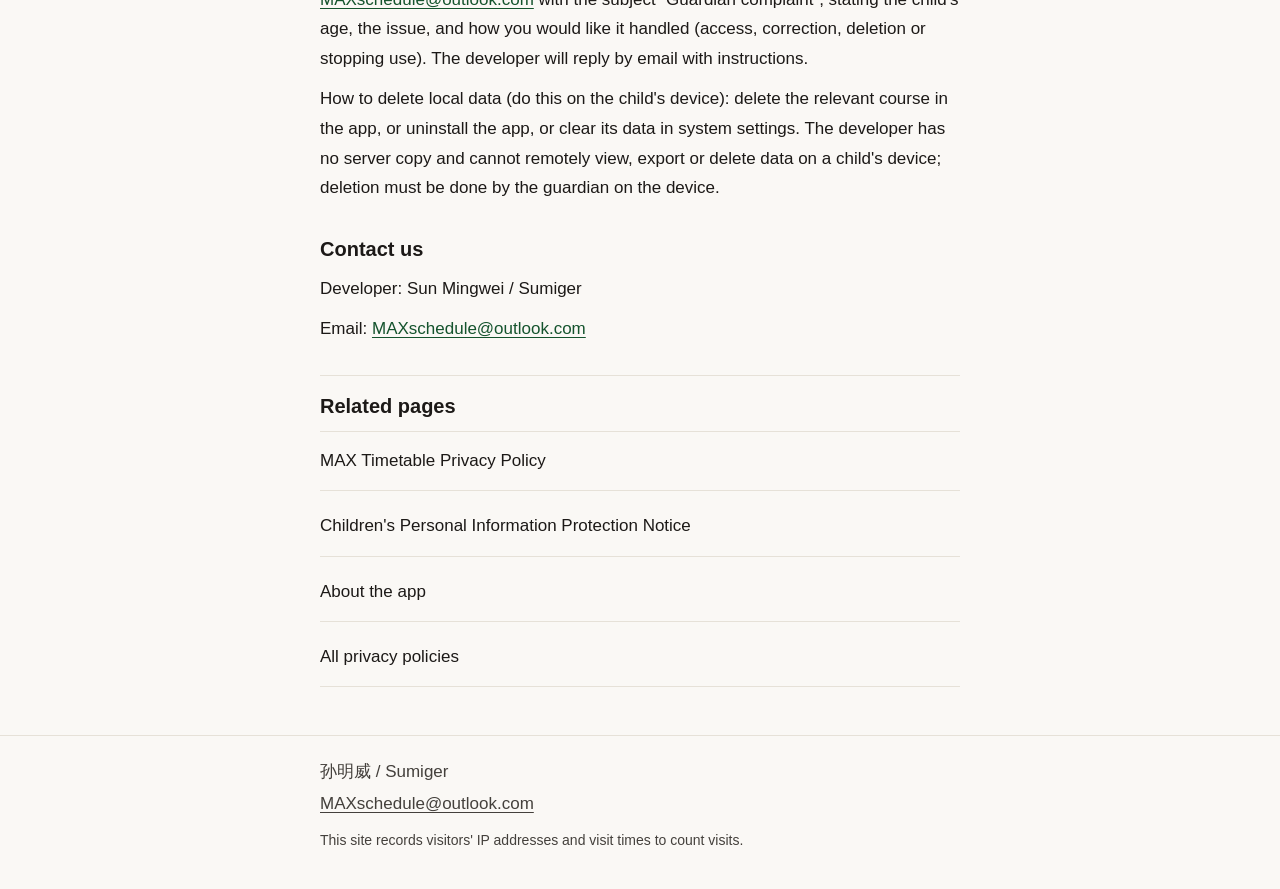
<file: privacy/max-timetable/rights/index.html>
<!DOCTYPE html>
<html lang="zh-CN">
<head>
  <meta charset="utf-8">
  <meta name="viewport" content="width=device-width, initial-scale=1">
  <meta name="format-detection" content="telephone=no">
  <title data-i18n="rts_metaTitle">MAX课程表隐私权利 — Sumiger</title>
  <meta name="description" data-i18n-attr="content:rts_metaDesc" content="MAX课程表用户隐私权利说明：查阅、更正、删除本地数据的方法，以及如何通过邮件行使权利。课程、作息和偏好默认只保存在您的设备上。">
  <link rel="canonical" href="https://sumiger.me/privacy/max-timetable/rights/">
  <link rel="stylesheet" href="../../../css/style.css">
</head>
<body>
  <a class="skip" href="#main" data-i18n="common_skip">跳到主要内容</a>
  <header class="site-header">
    <div class="wrap bar">
      <a class="brand" href="../../../">Sumiger</a>
      <nav class="site-nav" aria-label="站点" data-i18n-attr="aria-label:common_navLabel">
        <a href="../" data-i18n="priv_appTitle">MAX课程表隐私政策</a>
        <a href="../../" data-i18n="common_navPrivacy">隐私政策</a>
        <label class="lang-switch"><span class="visually-hidden" data-i18n="common_langLabel">语言</span><select id="lang-select" data-i18n-attr="aria-label:common_langLabel" aria-label="语言"><option value="zh-CN">简体中文</option><option value="zh-TW">繁體中文</option><option value="yue">廣東話</option><option value="en">English</option><option value="wuu">上海闲话</option><option value="tairu">泰如方言</option><option value="ja">日本語</option><option value="ko">한국어</option></select></label>
      </nav>
    </div>
  </header>
  <main id="main" tabindex="-1">
    <article class="wrap">
      <header class="page-head">
        <h1 data-i18n="rts_h1">MAX课程表隐私权利</h1>
        <p class="en" lang="en">Your Privacy Rights</p>
        <p class="dates">
          <span><span data-i18n="sub_effDate">生效日期</span> <time datetime="2026-11-23">2026-11-23</time></span>
          <span><span data-i18n="sub_updDate">更新日期</span> <time datetime="2026-11-28">2026-11-28</time></span>
        </p>
        <dl class="identity">
          <div>
            <dt data-i18n="sub_appName">应用名称</dt>
            <dd>MAX课程表</dd>
          </div>
          <div>
            <dt data-i18n="sub_developer">开发者</dt>
            <dd>孙明威 / Sumiger</dd>
          </div>
          <div>
            <dt data-i18n="papp_pkgName">包名</dt>
            <dd><code translate="no">com.sumiger.maxtimetable</code></dd>
          </div>
        </dl>
      </header>
      <p data-i18n-html="rts_intro">本页说明您对 MAX课程表处理的信息享有的权利，以及如何行使这些权利。MAX课程表没有账号体系，不需要登录；课程、作息、主题和偏好默认只保存在您的设备上，开发者没有服务器副本。完整说明见<a href="../">MAX课程表隐私政策</a>。</p>
      <section id="rights">
        <h2 data-i18n="papp_tocRights">您的权利</h2>
        <ul>
          <li data-i18n="rts_rLi1">查阅与更正：在应用内查看、编辑课程和设置。</li>
          <li data-i18n="rts_rLi2">删除：卸载应用，或清除应用数据。</li>
          <li data-i18n="rts_rLi3">停止使用：应用没有账号，不用登录；如您不同意本政策或不希望继续使用，请停止使用本应用，或卸载应用以删除本地数据。</li>
          <li data-i18n-html="rts_rLi4">申诉与咨询：如您对本政策或应用处理信息的方式有疑问、异议或申诉，请发邮件到 <a href="mailto:MAXschedule@outlook.com">MAXschedule@outlook.com</a>，在邮件中说明您是本人还是监护人、涉及的问题以及希望如何处理，开发者会通过邮件回复。</li>
        </ul>
        <p data-i18n="rts_rNote">开发者没有这些内容的服务器副本，因此删除以您设备上的卸载或清除应用数据为准，开发者无法从服务器端代您删除；查阅与更正请在设备上的应用内完成。</p>
      </section>
      <section id="how">
        <h2 data-i18n="rts_howTitle">如何行使权利</h2>
        <ol>
          <li data-i18n="rts_howLi1">查阅、更正：打开应用，在课表页编辑相应课程，或在设置页修改作息与偏好。</li>
          <li data-i18n="rts_howLi2">删除单项内容：在应用内删除相应课程。</li>
          <li data-i18n="rts_howLi3">删除全部本地数据：卸载应用；或在系统设置中找到 MAX课程表，清除应用数据。卸载或清除数据后，设备上的本地数据即被删除，请在操作前自行确认是否需要保留课表内容。</li>
          <li data-i18n-html="rts_howLi4">联系开发者：如需咨询、申诉，或对上述操作有疑问，请发邮件到 <a href="mailto:MAXschedule@outlook.com">MAXschedule@outlook.com</a>，写明涉及的问题以及希望如何处理（查阅、更正、删除或停止使用）。</li>
        </ol>
      </section>
      <section id="children">
        <h2 data-i18n="sub_tocMinors">未成年人</h2>
        <p data-i18n="rts_childP1">本应用不主动收集未满 14 周岁儿童的个人信息。未满 18 周岁的未成年人，请在监护人指导下使用。</p>
        <p data-i18n-html="rts_childP2">监护人申诉与删除指引：监护人如对儿童使用本应用有疑问、异议或申诉，请发邮件到 <a href="mailto:MAXschedule@outlook.com">MAXschedule@outlook.com</a>，邮件标题请注明“监护人申诉”，并写明儿童年龄、涉及的问题以及希望如何处理（查阅、更正、删除或停止使用），开发者会通过邮件回复操作指引。</p>
        <p data-i18n="rts_childP3">删除本地数据的方法（请在儿童的设备上操作）：在应用内删除相应课程；或卸载应用，或在系统设置中清除应用数据。开发者没有服务器副本，无法远程查看、导出或删除儿童设备上的数据，删除须由监护人在设备上完成。</p>
      </section>
      <section id="contact">
        <h2 data-i18n="sub_tocContact">联系我们</h2>
        <address>
          <p data-i18n="common_contactDev">开发者：孙明威 / Sumiger</p>
          <p data-i18n-html="common_contactEmail">邮箱：<a href="mailto:MAXschedule@outlook.com">MAXschedule@outlook.com</a></p>
        </address>
      </section>
      <nav class="related" aria-label="相关页面" data-i18n-attr="aria-label:sub_relTitle">
        <h2 data-i18n="sub_relTitle">相关页面</h2>
        <ul class="index-list">
          <li><a href="../" data-i18n="priv_appTitle">MAX课程表隐私政策</a></li>
          <li><a href="../children/" data-i18n="app_childTitle">儿童个人信息保护说明</a></li>
          <li><a href="../../../apps/max-timetable/" data-i18n="sub_relApp">应用介绍</a></li>
          <li><a href="../../" data-i18n="papp_relAll">全部隐私政策</a></li>
        </ul>
      </nav>
    </article>
  </main>
  <footer class="site-footer">
    <div class="wrap">
      <p>孙明威 / Sumiger</p>
      <p><a href="mailto:MAXschedule@outlook.com">MAXschedule@outlook.com</a></p>
      <p class="visit-note" data-i18n="common_visitNote">本站会记录访客的 IP 地址和访问时间，用于统计访问次数。</p>
    </div>
  </footer>
  <script src="/js/i18n.js" defer></script>
  <script src="/js/site.js" defer></script>
</body>
</html>
</file>
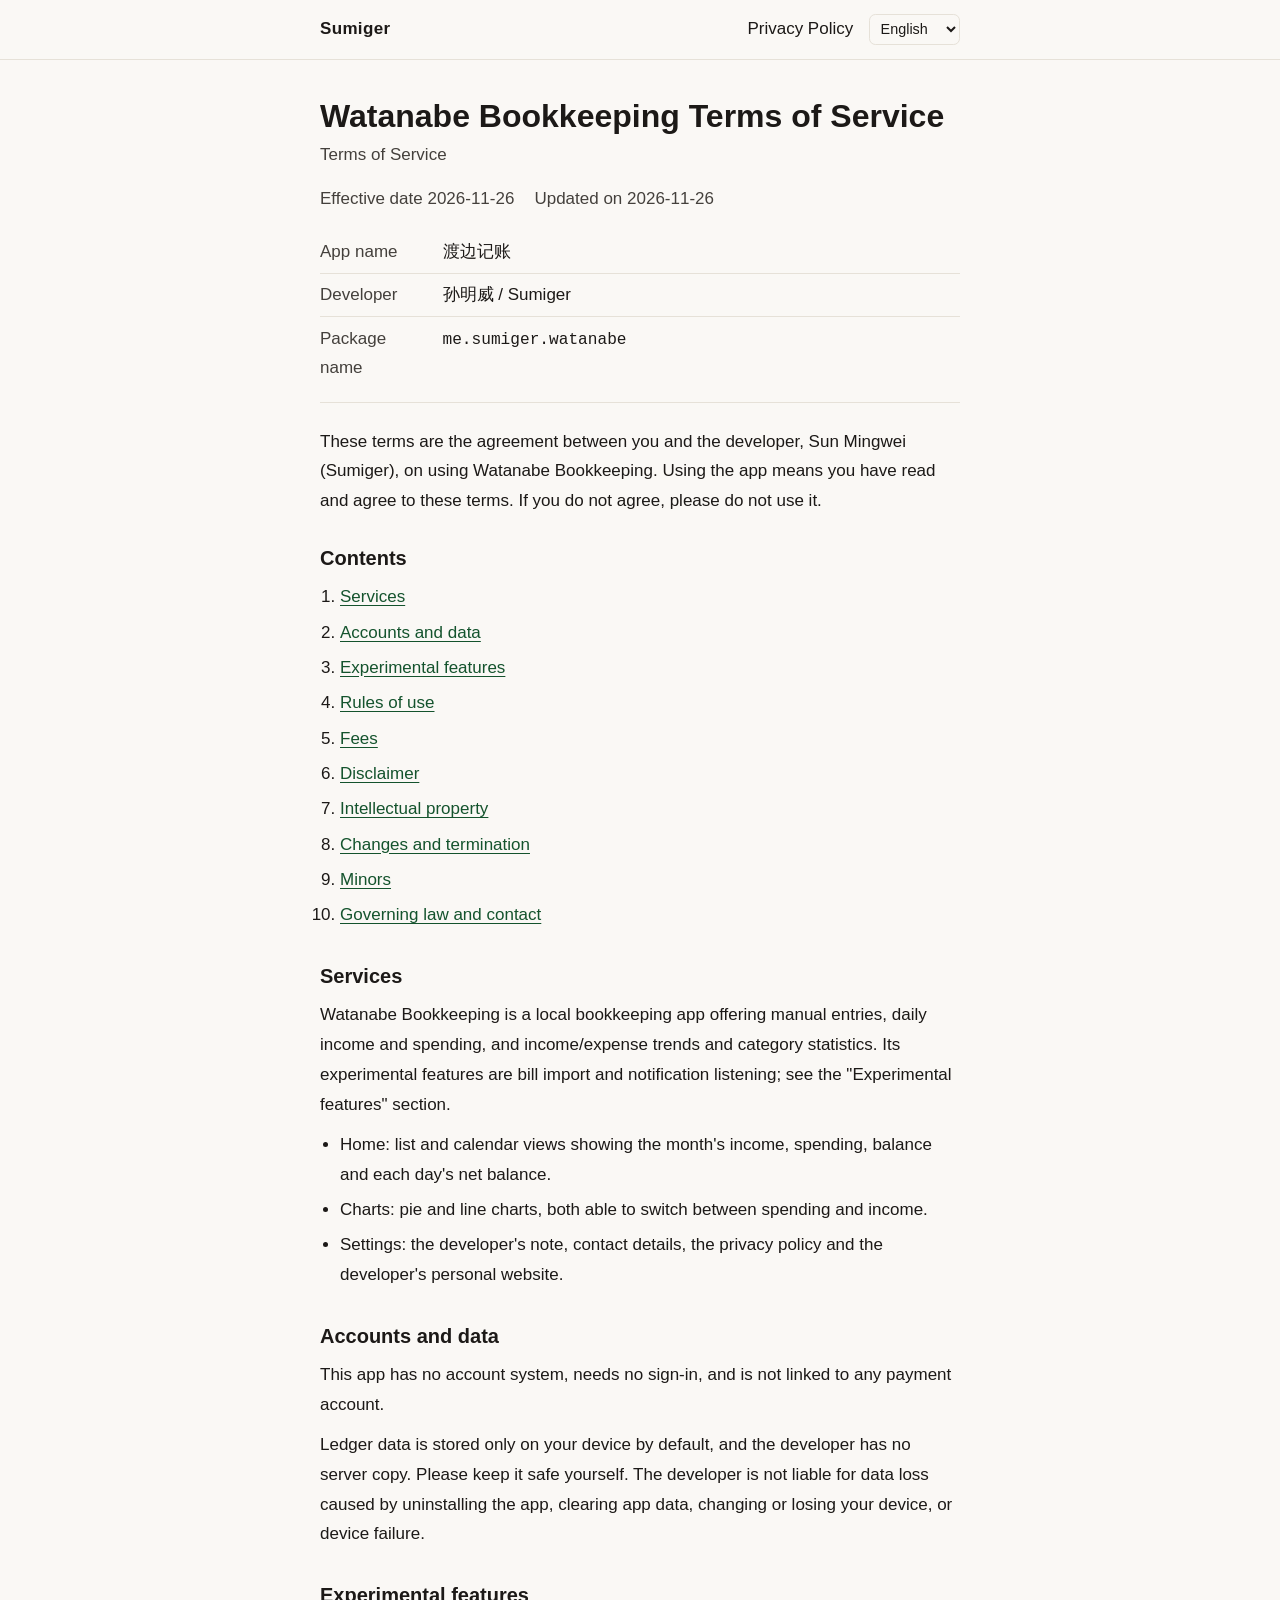
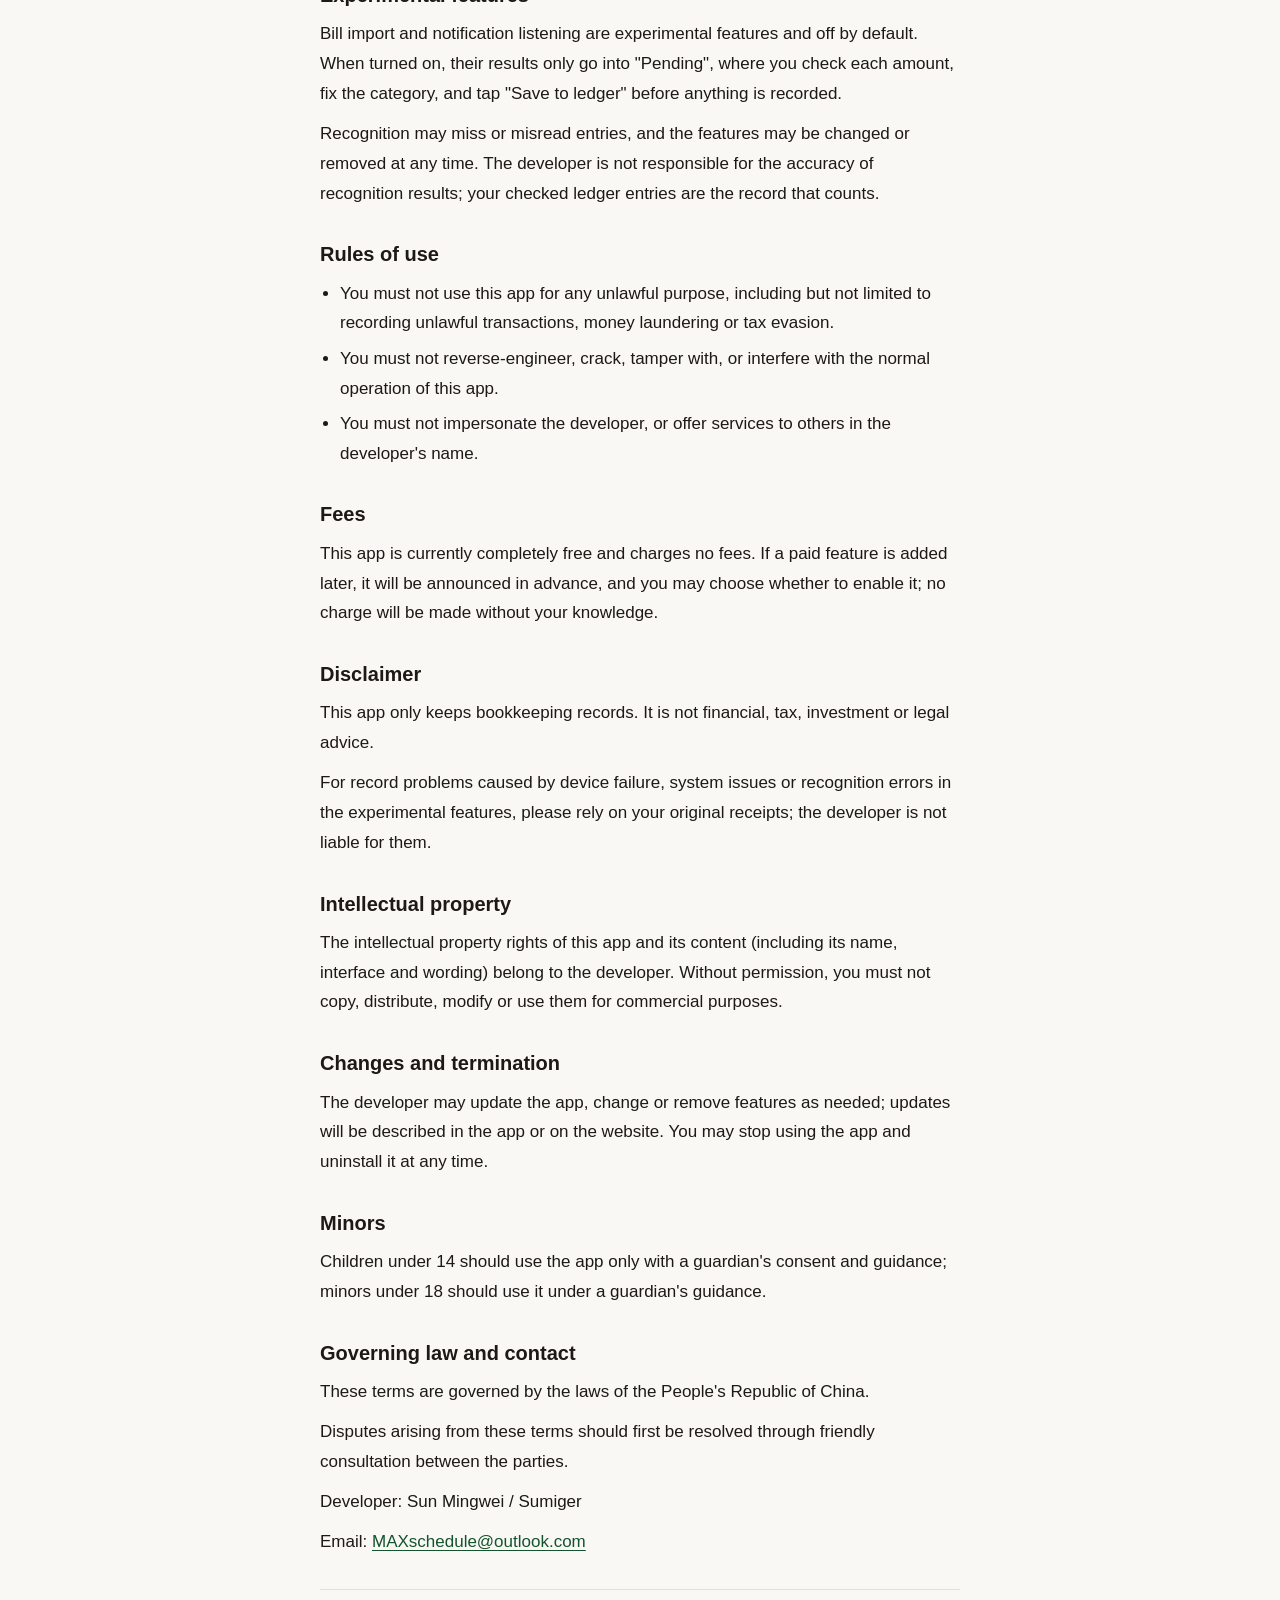
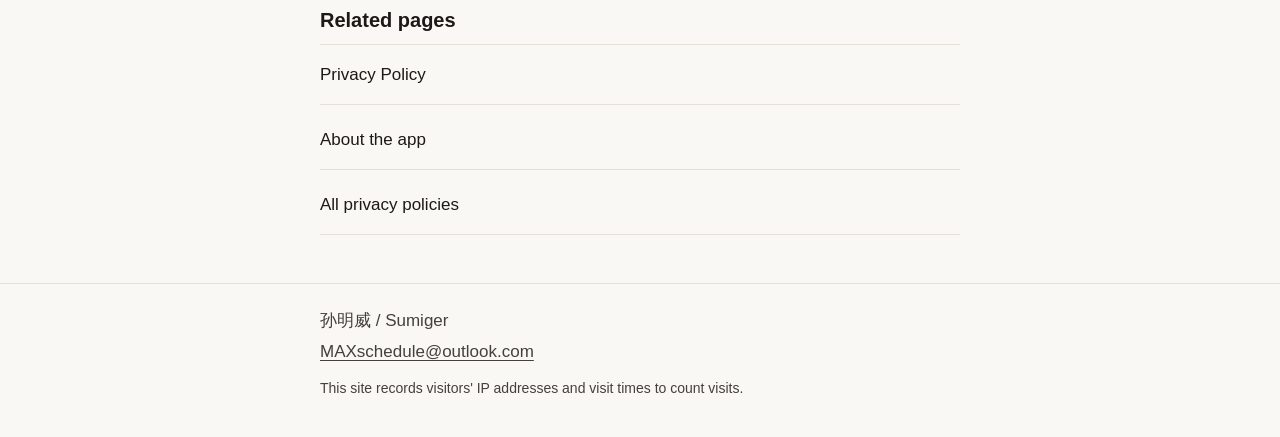
<file: privacy/watanabe-bookkeeping/terms/index.html>
<!DOCTYPE html>
<html lang="zh-CN">
<head>
  <meta charset="utf-8">
  <meta name="viewport" content="width=device-width, initial-scale=1">
  <meta name="format-detection" content="telephone=no">
  <title data-i18n="wterms_metaTitle">渡边记账用户协议 — Sumiger</title>
  <meta name="description" data-i18n-attr="content:wterms_metaDesc" content="渡边记账的用户协议：服务内容、实验功能、费用、免责与联系方式。">
  <link rel="canonical" href="https://sumiger.me/privacy/watanabe-bookkeeping/terms/">
  <link rel="stylesheet" href="../../../css/style.css">
</head>
<body>
  <a class="skip" href="#main" data-i18n="common_skip">跳到主要内容</a>
  <header class="site-header">
    <div class="wrap bar">
      <a class="brand" href="../../../">Sumiger</a>
      <nav class="site-nav" aria-label="站点" data-i18n-attr="aria-label:common_navLabel">
        <a href="../../" data-i18n="common_navPrivacy">隐私政策</a>
        <label class="lang-switch"><span class="visually-hidden" data-i18n="common_langLabel">语言</span><select id="lang-select" data-i18n-attr="aria-label:common_langLabel" aria-label="语言"><option value="zh-CN">简体中文</option><option value="zh-TW">繁體中文</option><option value="yue">廣東話</option><option value="en">English</option><option value="wuu">上海闲话</option><option value="tairu">泰如方言</option><option value="ja">日本語</option><option value="ko">한국어</option></select></label>
      </nav>
    </div>
  </header>
  <main id="main" tabindex="-1">
    <article class="wrap">
      <header class="page-head">
        <h1 data-i18n="wterms_h1">渡边记账用户协议</h1>
        <p class="en" lang="en">Terms of Service</p>
        <p class="dates">
          <span><span data-i18n="sub_effDate">生效日期</span> <time datetime="2026-11-26">2026-11-26</time></span>
          <span><span data-i18n="sub_updDate">更新日期</span> <time datetime="2026-11-26">2026-11-26</time></span>
        </p>
        <dl class="identity">
          <div>
            <dt data-i18n="sub_appName">应用名称</dt>
            <dd>渡边记账</dd>
          </div>
          <div>
            <dt data-i18n="sub_developer">开发者</dt>
            <dd>孙明威 / Sumiger</dd>
          </div>
          <div>
            <dt data-i18n="papp_pkgName">包名</dt>
            <dd><code translate="no">me.sumiger.watanabe</code></dd>
          </div>
        </dl>
      </header>

      <p data-i18n="wterms_intro1">本协议是您与开发者孙明威（Sumiger）之间关于使用渡边记账的约定。使用本应用即表示您已阅读并同意本协议。如果您不同意，请不要使用。</p>

      <nav class="toc" aria-label="本页目录" data-i18n-attr="aria-label:sub_tocTitle">
        <h2 data-i18n="sub_tocTitle">目录</h2>
        <ol>
          <li><a href="#service" data-i18n="wterms_tocService">服务内容</a></li>
          <li><a href="#data" data-i18n="wterms_tocData">账号与数据</a></li>
          <li><a href="#experiment" data-i18n="wterms_tocExp">实验功能</a></li>
          <li><a href="#rules" data-i18n="wterms_tocRules">使用规范</a></li>
          <li><a href="#fee" data-i18n="wterms_tocFee">费用</a></li>
          <li><a href="#disclaimer" data-i18n="wterms_tocDisclaim">免责</a></li>
          <li><a href="#ip" data-i18n="wterms_tocIP">知识产权</a></li>
          <li><a href="#changes" data-i18n="wterms_tocChange">变更与终止</a></li>
          <li><a href="#minors" data-i18n="sub_tocMinors">未成年人</a></li>
          <li><a href="#law" data-i18n="wterms_tocLaw">法律与联系</a></li>
        </ol>
      </nav>

      <section id="service">
        <h2 data-i18n="wterms_tocService">服务内容</h2>
        <p data-i18n="wterms_serviceP">渡边记账是一款本地记账工具，提供手动记账、按日查看收支、收支趋势与分类统计。实验功能包括账单导入与通知监听，见“实验功能”一节。</p>
        <ul>
          <li data-i18n="wterms_serviceLi1">首页：列表与日历两种视图，查看当月收入、支出、余额与每天结余。</li>
          <li data-i18n="wterms_serviceLi2">图表：饼状图与折线图，均可切换支出与收入查看。</li>
          <li data-i18n="wterms_serviceLi3">设置：作者寄语、联系方式、隐私政策与开发者个人网站。</li>
        </ul>
      </section>

      <section id="data">
        <h2 data-i18n="wterms_tocData">账号与数据</h2>
        <p data-i18n="wterms_dataP1">本应用没有账号体系，不需要登录，不绑定任何支付账号。</p>
        <p data-i18n="wterms_dataP2">账本数据默认只保存在您的设备上，开发者没有服务器副本。请自行妥善保管。因卸载应用、清除应用数据、更换或丢失设备、设备故障导致的数据丢失，开发者不承担责任。</p>
      </section>

      <section id="experiment">
        <h2 data-i18n="wterms_tocExp">实验功能</h2>
        <p data-i18n="wterms_expP1">账单导入与通知监听是实验功能，默认关闭。打开后结果只进“待确认”，由您逐条核对金额、改好分类，点“保存入账”才会写入账本。</p>
        <p data-i18n="wterms_expP2">识别可能漏记或错记，功能随时可能调整或下线。开发者不对识别结果的准确性负责，请以您核对后的入账记录为准。</p>
      </section>

      <section id="rules">
        <h2 data-i18n="wterms_tocRules">使用规范</h2>
        <ul>
          <li data-i18n="wterms_rulesLi1">不得将本应用用于任何违法用途，包括但不限于记录违法交易、洗钱、逃税。</li>
          <li data-i18n="wterms_rulesLi2">不得对应用进行逆向工程、破解、篡改，或干扰其正常运行。</li>
          <li data-i18n="wterms_rulesLi3">不得冒充开发者，或以开发者的名义对外提供服务。</li>
        </ul>
      </section>

      <section id="fee">
        <h2 data-i18n="wterms_tocFee">费用</h2>
        <p data-i18n="wterms_feeP">本应用目前全部免费，不收取任何费用。以后如有收费功能，会提前说明，由您自主选择是否开通，不会在您不知情的情况下扣费。</p>
      </section>

      <section id="disclaimer">
        <h2 data-i18n="wterms_tocDisclaim">免责</h2>
        <p data-i18n="wterms_disP1">本应用只做记账记录，不构成财务、税务、投资或法律建议。</p>
        <p data-i18n="wterms_disP2">因设备故障、系统问题或实验功能识别错误造成的记录问题，请以您的原始凭证为准，开发者不承担相应责任。</p>
      </section>

      <section id="ip">
        <h2 data-i18n="wterms_tocIP">知识产权</h2>
        <p data-i18n="wterms_ipP">本应用及其内容（包括名称、界面、文字说明）的知识产权归开发者所有。未经许可，不得复制、分发、修改或用于商业用途。</p>
      </section>

      <section id="changes">
        <h2 data-i18n="wterms_tocChange">变更与终止</h2>
        <p data-i18n="wterms_changeP">开发者可根据需要更新版本、调整或下线功能，更新内容会在应用内或网站说明。您可以随时停止使用并卸载应用。</p>
      </section>

      <section id="minors">
        <h2 data-i18n="sub_tocMinors">未成年人</h2>
        <p data-i18n="wterms_minorsP">未满 14 周岁请在监护人同意和指导下使用；未满 18 周岁的未成年人，请在监护人指导下使用。</p>
      </section>

      <section id="law">
        <h2 data-i18n="wterms_tocLaw">法律与联系</h2>
        <p data-i18n="wterms_lawP1">本协议适用中华人民共和国法律。</p>
        <p data-i18n="wterms_lawP2">因本协议产生的争议，双方应先友好协商解决。</p>
        <address>
          <p data-i18n="common_contactDev">开发者：孙明威 / Sumiger</p>
          <p data-i18n-html="common_contactEmail">邮箱：<a href="mailto:MAXschedule@outlook.com">MAXschedule@outlook.com</a></p>
        </address>
      </section>

      <nav class="related" aria-label="相关页面" data-i18n-attr="aria-label:sub_relTitle">
        <h2 data-i18n="sub_relTitle">相关页面</h2>
        <ul class="index-list">
          <li><a href="../" data-i18n="wterms_relPriv">隐私政策</a></li>
          <li><a href="../../../apps/watanabe-bookkeeping/" data-i18n="sub_relApp">应用介绍</a></li>
          <li><a href="../../" data-i18n="papp_relAll">全部隐私政策</a></li>
        </ul>
      </nav>
    </article>
  </main>
  <footer class="site-footer">
    <div class="wrap">
      <p>孙明威 / Sumiger</p>
      <p><a href="mailto:MAXschedule@outlook.com">MAXschedule@outlook.com</a></p>
      <p class="visit-note" data-i18n="common_visitNote">本站会记录访客的 IP 地址和访问时间，用于统计访问次数。</p>
    </div>
  </footer>
  <script src="/js/i18n.js" defer></script>
  <script src="/js/site.js" defer></script>
</body>
</html>
</file>
<file: css/style.css>
:root {
  color-scheme: light;
  --bg: #faf8f5;
  --ink: #1c1917;
  --muted: #44403c;
  --line: #e6e1d8;
  --link: #14532d;
  --focus: #14532d;
  --measure: 40rem;
}

*,
*::before,
*::after {
  box-sizing: border-box;
}

html {
  text-size-adjust: 100%;
}

body {
  margin: 0;
  background: var(--bg);
  color: var(--ink);
  font-family: "PingFang SC", "Hiragino Sans GB", "Noto Sans SC", "Noto Sans CJK SC",
    "Source Han Sans SC", "Microsoft YaHei", "WenQuanYi Micro Hei", -apple-system,
    BlinkMacSystemFont, "Segoe UI", sans-serif;
  font-size: 1.0625rem;
  line-height: 1.75;
}

.skip {
  position: absolute;
  left: 0.75rem;
  top: 0.75rem;
  z-index: 2;
  padding: 0.45rem 0.7rem;
  background: var(--ink);
  color: #fff;
  clip: rect(0 0 0 0);
  clip-path: inset(50%);
  height: 1px;
  overflow: hidden;
  width: 1px;
  white-space: nowrap;
}

.skip:focus {
  clip: auto;
  clip-path: none;
  width: auto;
  height: auto;
  overflow: visible;
  color: #fff;
  text-decoration: none;
}

:focus-visible {
  outline: 2px solid var(--focus);
  outline-offset: 3px;
}

main:focus {
  outline: none;
}

.wrap {
  width: min(100% - 2rem, var(--measure));
  margin-inline: auto;
}

.site-header {
  border-bottom: 1px solid var(--line);
}

.bar {
  display: flex;
  flex-wrap: wrap;
  align-items: center;
  justify-content: space-between;
  gap: 0.25rem 1.25rem;
  min-height: 3.25rem;
  padding: 0.35rem 0;
}

.brand,
.site-nav a {
  padding: 0.55rem 0;
  color: var(--ink);
  text-decoration: none;
}

.brand {
  font-weight: 600;
  letter-spacing: 0.02em;
}

.site-nav {
  display: flex;
  align-items: center;
  gap: 1rem;
}

.visually-hidden {
  position: absolute;
  width: 1px;
  height: 1px;
  overflow: hidden;
  clip: rect(0 0 0 0);
  clip-path: inset(50%);
  white-space: nowrap;
}

.lang-switch {
  display: flex;
  align-items: center;
}

.lang-switch select {
  font: inherit;
  font-size: 0.9rem;
  padding: 0.35rem 0.4rem;
  background: var(--bg);
  color: var(--ink);
  border: 1px solid var(--line);
  border-radius: 0.4rem;
}

.brand:hover,
.site-nav a:hover,
.index-list a:hover .item-title,
.index-list a:focus-visible .item-title {
  text-decoration: underline;
  text-underline-offset: 0.15em;
}

main {
  padding: 2.25rem 0 3rem;
}

.page-head {
  margin-bottom: 1.5rem;
  padding-bottom: 1.15rem;
  border-bottom: 1px solid var(--line);
}

h1,
h2,
h3,
.item-title {
  font-weight: 600;
}

h1 {
  margin: 0;
  font-size: clamp(1.6rem, 1.25rem + 1.4vw, 2rem);
  line-height: 1.3;
}

h2 {
  margin: 1.5rem 0 0.65rem;
  font-size: 1.25rem;
  line-height: 1.4;
}

section > h2,
.toc > h2 {
  margin-top: 0;
}

.en,
.lede,
.dates,
.item-note,
.site-footer {
  color: var(--muted);
}

.en {
  margin: 0.2rem 0 0;
}

.lede {
  margin: 1rem 0 0;
}

.dates {
  display: flex;
  flex-wrap: wrap;
  gap: 0.35rem 1.25rem;
  margin: 0.9rem 0 0;
}

a[href^="mailto:"] {
  overflow-wrap: anywhere;
}

section {
  margin-top: 2rem;
}

:target {
  scroll-margin-top: 1rem;
}

p,
ul,
ol,
dl {
  margin: 0.65rem 0;
}

ul,
ol {
  padding-left: 1.25rem;
}

li + li {
  margin-top: 0.35rem;
}

a {
  color: var(--link);
  text-underline-offset: 0.15em;
}

.toc {
  margin-top: 1.75rem;
}

.toc ol {
  margin-top: 0.4rem;
}

.identity {
  margin: 1rem 0 0;
}

.identity div {
  display: grid;
  grid-template-columns: 6.5em 1fr;
  gap: 0.35rem 0.75rem;
  padding: 0.4rem 0;
  border-bottom: 1px solid var(--line);
}

.identity dt {
  margin: 0;
  color: var(--muted);
}

.identity dd {
  margin: 0;
}

.page-head .identity div:last-child {
  border-bottom: 0;
  padding-bottom: 0;
}

.blocks {
  list-style: none;
  padding: 0;
}

.blocks li {
  padding: 0.85rem 0;
  border-top: 1px solid var(--line);
}

.blocks li:last-child {
  border-bottom: 1px solid var(--line);
}

.blocks strong {
  display: block;
  font-weight: 600;
}

.index-list {
  list-style: none;
  padding: 0;
  margin: 0.4rem 0 0;
  border-top: 1px solid var(--line);
}

.index-list a {
  display: flex;
  flex-wrap: wrap;
  justify-content: space-between;
  align-items: baseline;
  gap: 0.2rem 1rem;
  padding: 0.9rem 0;
  border-bottom: 1px solid var(--line);
  color: var(--ink);
  text-decoration: none;
}

.item-title {
  flex: 1 1 12rem;
}

.item-note {
  flex: 0 1 auto;
}

@media (max-width: 42rem) {
  .index-list a {
    flex-direction: column;
    align-items: flex-start;
    justify-content: flex-start;
    gap: 0.15rem;
  }

  .item-title,
  .item-note {
    flex: 0 1 auto;
  }
}

code {
  font-family: ui-monospace, "SFMono-Regular", "Cascadia Code", Consolas, monospace;
  font-size: 0.95em;
  overflow-wrap: anywhere;
}

address {
  font-style: normal;
}

.related {
  margin-top: 2rem;
  padding-top: 1rem;
  border-top: 1px solid var(--line);
}

.related h2 {
  margin-top: 0;
}

.site-footer {
  border-top: 1px solid var(--line);
  padding: 1.25rem 0 2.25rem;
}

.world-quote {
  background:
    linear-gradient(rgba(250, 247, 238, 0.62), rgba(250, 247, 238, 0.38)),
    #efe7d3 url("../images/world-map-vintage.jpg") center 32% / cover no-repeat;
  border-top: 1px solid #d8cbb2;
  padding: 3.25rem 1rem 2.75rem;
  margin-top: 1rem;
}

.world-quote-inner {
  width: min(100% - 2rem, 40rem);
  margin-inline: auto;
  text-align: center;
}

.world-quote-text {
  margin: 0;
  font-family: "Songti SC", "Noto Serif SC", "Source Han Serif SC", "SimSun", serif;
  font-size: clamp(1.05rem, 0.95rem + 0.6vw, 1.3rem);
  line-height: 2;
  color: #4a3226;
  text-shadow: 0 1px 0 rgba(250, 246, 236, 0.75);
}

.site-footer p {
  margin: 0.1rem 0;
}

.site-footer .visit-note {
  margin-top: 0.65rem;
  font-size: 0.875rem;
  line-height: 1.6;
}

.site-footer a {
  color: inherit;
}

::selection {
  background: #d9e8df;
}

@media (max-width: 28rem) {
  .identity div {
    grid-template-columns: 1fr;
    gap: 0;
  }
}

.gate-note {
  margin: 0.4rem 0 0;
  font-size: 0.9rem;
  color: var(--muted);
}

.index-list a.locked {
  opacity: 0.55;
  cursor: not-allowed;
}

.index-list a.locked .item-title::before {
  content: "\1F512 ";
}

.index-list a.is-checking {
  opacity: 0.75;
  cursor: wait;
}

@media print {
  :root {
    --bg: #fff;
    --ink: #000;
    --muted: #222;
    --link: #000;
    --line: #ccc;
  }

  @page {
    margin: 16mm;
  }

  body {
    background: #fff;
    color: #000;
    font-size: 11pt;
  }

  .skip,
  .site-header,
  .related {
    display: none;
  }

  a {
    color: #000;
    text-decoration: none;
  }

  a[href^="mailto:"]::after {
    content: " (" attr(href) ")";
    overflow-wrap: anywhere;
  }

  main {
    padding: 0;
  }

  h2,
  h3 {
    break-after: avoid;
  }

  li,
  .identity div,
  .blocks li {
    break-inside: avoid;
  }

  p,
  li {
    orphans: 3;
    widows: 3;
  }
}
</file>
